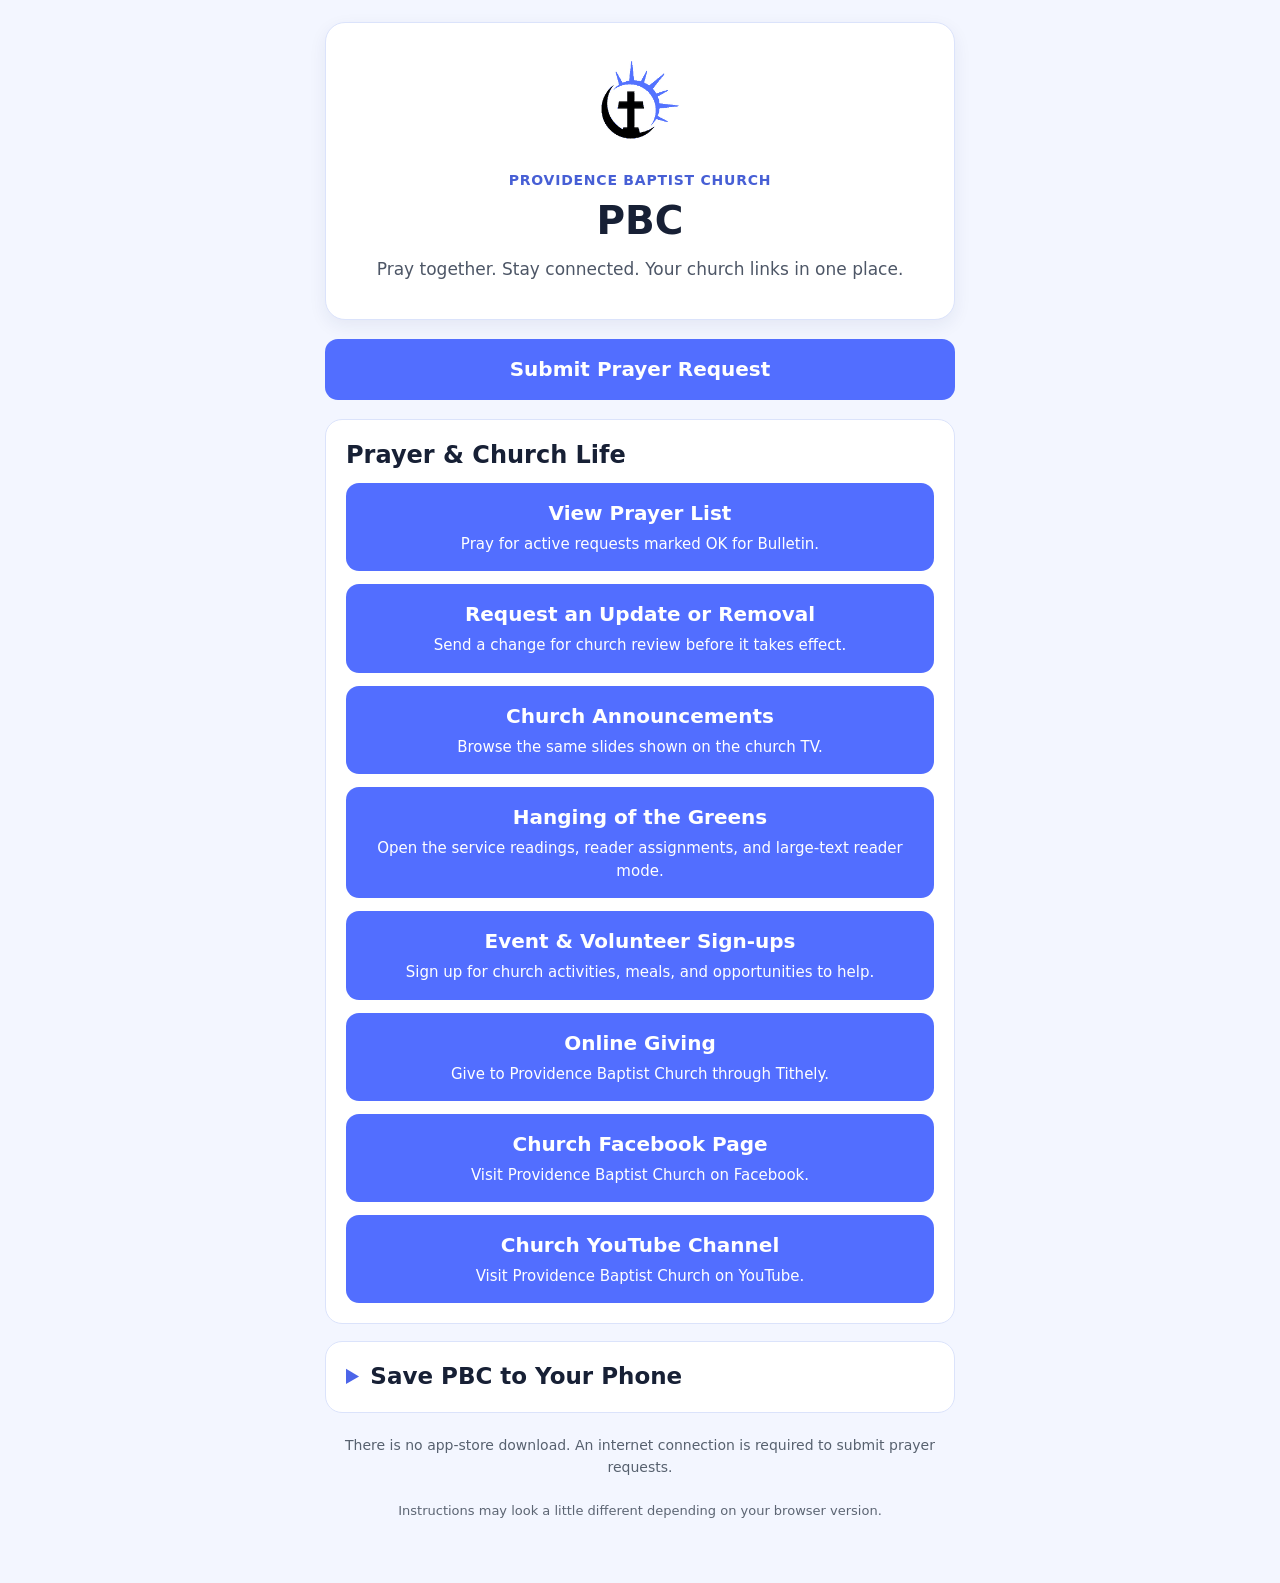
<file: prayer-app/index.html>
<!doctype html>
<html lang="en">
<head>
  <meta charset="utf-8">
  <meta name="viewport" content="width=device-width,initial-scale=1">
  <meta name="theme-color" content="#526eff">
  <meta name="apple-mobile-web-app-capable" content="yes">
  <meta name="apple-mobile-web-app-title" content="PBC">
  <meta name="description" content="Prayer requests, bulletin-permitted prayers, and announcements for Providence Baptist Church.">
  <link rel="apple-touch-icon" href="icon-192.png">
  <link rel="icon" type="image/png" href="icon-192.png">
  <link rel="manifest" href="manifest.webmanifest">
  <title>PBC | Providence Baptist Church</title>
  <style>
    :root{color-scheme:light}
    *{box-sizing:border-box}
    body{font:17px/1.55 system-ui,-apple-system,"Segoe UI",sans-serif;background:#f3f6ff;color:#172035;margin:0}
    main{max-width:660px;margin:22px auto;padding:0 15px 40px}
    header{text-align:center;background:#fff;border:1px solid #dbe3fb;border-radius:20px;padding:24px 18px;box-shadow:0 6px 18px #202c6012}
    img.logo{width:106px;height:106px;object-fit:contain;border-radius:23px}
    .brand{color:#475fd5;font-size:14px;font-weight:750;letter-spacing:.055em;margin:10px 0 0}
    h1{font-size:clamp(30px,8vw,39px);line-height:1.15;margin:7px 0 12px}
    h2{font-size:24px;line-height:1.25;margin:0 0 11px}
    h3{font-size:20px;line-height:1.35;margin:0}
    p{margin:8px 0 13px}
    a{color:#2b46c4}
    a:focus-visible,button:focus-visible,summary:focus-visible{outline:3px solid #233bb5;outline-offset:3px}
    .muted{color:#4d5666}
    .small{font-size:14px;color:#57616f}
    .action,.hub-link{display:block;text-align:center;text-decoration:none;color:#fff;background:#526eff;font-size:20px;font-weight:750;border-radius:13px;padding:15px 12px;margin:19px 0}
    .action:hover,.hub-link:hover{background:#4055dc}
    .card{background:#fff;border:1px solid #dbe3fb;border-radius:17px;padding:20px;margin-top:17px}
    .switch{display:flex;gap:9px;margin:16px 0 19px}
    .switch button{flex:1;border-radius:11px;border:2px solid #526eff;padding:12px 8px;background:#fff;color:#2940bb;font:inherit;font-weight:750;min-height:51px}
    .switch button[aria-pressed="true"]{background:#526eff;color:#fff}
    [hidden]{display:none!important}
    .browser{border:1px solid #dce3f4;border-radius:13px;background:#fff;margin:11px 0;overflow:hidden}
    .browser[open]{border-color:#aabafa;background:#fafbff}
    .browser summary{font-size:19px;font-weight:730;padding:15px 16px;cursor:pointer;list-style-position:inside}
    .browser summary::marker{color:#4c65e9}
    .browser .inner{padding:0 17px 16px}
    ol{padding-left:27px;margin:8px 0 10px}
    li{padding:5px 0}
    .hint{background:#eef2ff;border-left:4px solid #526eff;border-radius:10px;padding:13px 14px;margin:16px 0 7px}
    .tip{background:#f6f8ff;border-radius:10px;padding:12px 14px}
    .hub-link{margin:13px 0;overflow-wrap:anywhere}.hub-link:last-child{margin-bottom:0}.hub-link span{display:block;font-size:15px;font-weight:400;color:#fff;margin-top:4px}
    #instructions>summary{font-size:23px;font-weight:750;line-height:1.3;cursor:pointer;list-style-position:inside}
    #instructions>summary::marker{color:#4c65e9}
    .install-instructions{padding-top:16px}
    .announcements{background:#fffdf6;border-color:#e5d9b5;border-top:4px solid #b18b32}
    .announcements .eyebrow{color:#6e5621;font-size:13px;font-weight:750;letter-spacing:.06em;text-transform:uppercase;margin:0 0 7px}
    .announcements h2{color:#172035;margin-bottom:0}
    .announcements article{border-top:1px solid #e9e0c9;padding-top:16px;margin-top:16px}
    .announcements h3{font-size:19px;margin:0 0 6px}
    .announcements article p{white-space:pre-wrap;overflow-wrap:anywhere;margin:0;color:#3f4858}
    .footer{text-align:center;margin:22px auto 0}
    .source{font-size:13px;color:#5c6573}
    @media(max-width:420px){.card{padding:17px 14px}.browser summary{padding:13px 11px}header{padding:20px 15px}}
  </style>
</head>
<body>
<main>
  <header>
    <img class="logo" src="icon-192.png" alt="Providence Baptist Church cross and sunrise logo">
    <div class="brand">PROVIDENCE BAPTIST CHURCH</div>
    <h1>PBC</h1>
    <p class="muted" id="description">Pray together. Stay connected. Your church links in one place.</p>
  </header>

  <section class="card announcements" id="app-announcements" aria-labelledby="announcements-heading" hidden>
    <p class="eyebrow">Church notices</p>
    <h2 id="announcements-heading">This Week at Providence</h2>
    <div id="app-announcement-list"></div>
  </section>

  <a class="action" id="open" target="_blank" rel="noopener noreferrer external" href="https://pbcgodsglory.github.io/church-display/prayer-form/">Submit Prayer Request</a>

  <nav class="card" aria-label="Church links">
    <h2>Prayer &amp; Church Life</h2>
    <a class="hub-link" target="_blank" rel="noopener noreferrer" href="./prayers/">View Prayer List<span>Pray for active requests marked OK for Bulletin.</span></a>
    <a class="hub-link" target="_blank" rel="noopener noreferrer" href="./prayers/#changes">Request an Update or Removal<span>Send a change for church review before it takes effect.</span></a>
    <a class="hub-link" target="_blank" rel="noopener noreferrer" href="https://docs.google.com/presentation/d/e/2PACX-1vQDMOCd19wMk0mzklb9YwSEBaHw7HYF9wQUN68cnBF-No0XfExwFWu7cy1wzdyK9NCirwODq15k0P_T/pub?start=false&amp;loop=false&amp;delayms=10000">Church Announcements<span>Browse the same slides shown on the church TV.</span></a>
    <a class="hub-link" href="./hanging-of-the-greens/">Hanging of the Greens<span>Open the service readings, reader assignments, and large-text reader mode.</span></a>
    <a class="hub-link" href="./signups/">Event &amp; Volunteer Sign-ups<span>Sign up for church activities, meals, and opportunities to help.</span></a>
    <a class="hub-link" target="_blank" rel="noopener noreferrer" href="https://give.tithe.ly/?formId=7d48fc66-fb18-4748-8da8-1997ae2c2565&amp;usedQrCode=true">Online Giving<span>Give to Providence Baptist Church through Tithely.</span></a>
    <a class="hub-link" target="_blank" rel="noopener noreferrer" href="https://www.facebook.com/gardnerp5362">Church Facebook Page<span>Visit Providence Baptist Church on Facebook.</span></a>
    <a class="hub-link" target="_blank" rel="noopener noreferrer" href="https://www.youtube.com/@ProvidenceBaptistPBC">Church YouTube Channel<span>Visit Providence Baptist Church on YouTube.</span></a>
  </nav>

  <details class="card" id="instructions">
    <summary id="heading-instructions">Save PBC to Your Phone</summary>
    <div class="install-instructions">
    <p class="muted">Select your phone, then find the browser you're using. These instructions save the <strong>PBC</strong> logo to your home screen.</p>
    <div class="switch" role="group" aria-label="Choose your phone">
      <button type="button" id="choose-ios" data-phone="ios" aria-pressed="true" aria-controls="ios">iPhone / iPad</button>
      <button type="button" id="choose-android" data-phone="android" aria-pressed="false" aria-controls="android">Android</button>
    </div>

    <div id="android" hidden>
      <p><strong>Which browser are you using?</strong> Tap a browser name to see its steps.</p>

      <details class="browser" open>
        <summary>Samsung Internet</summary>
        <div class="inner">
          <ol>
            <li>Open this PBC page in <strong>Samsung Internet</strong> (the purple planet icon).</li>
            <li>Tap the <strong>menu ☰</strong>, usually at the bottom right.</li>
            <li>Choose <strong>Add page to</strong>.</li>
            <li>Tap <strong>Home screen</strong>.</li>
            <li>Tap <strong>Add</strong>, then confirm if asked.</li>
          </ol>
          <p class="small">If your version shows a <strong>+</strong> button in the address bar, you can tap it and choose Home screen instead.</p>
        </div>
      </details>

      <details class="browser">
        <summary>Google Chrome</summary>
        <div class="inner">
          <ol>
            <li>Open this PBC page in <strong>Chrome</strong>.</li>
            <li>Tap the <strong>three dots ⋮</strong> near the address bar.</li>
            <li>Tap <strong>Add to Home screen</strong>, <strong>Install app</strong>, or <strong>Install</strong> (the label varies).</li>
            <li>Confirm with <strong>Add</strong> or <strong>Install</strong>.</li>
          </ol>
          <p class="small">The prayer request form now opens on Providence’s website, avoiding the previous Google account sign-in issue.</p>
        </div>
      </details>

      <details class="browser">
        <summary>Mozilla Firefox</summary>
        <div class="inner">
          <ol>
            <li>Open this PBC page in <strong>Firefox</strong>.</li>
            <li>Tap the <strong>three dots ⋮</strong> by the address bar.</li>
            <li>Choose <strong>Add to Home Screen</strong> or <strong>Install</strong>.</li>
            <li>If asked, name the shortcut <strong>PBC</strong> and tap <strong>Add</strong>. Confirm again if prompted.</li>
          </ol>
          <p class="small">Make sure you select <em>Add to Home Screen</em> (your phone), not <em>Add to shortcuts</em> (the Firefox start page).</p>
        </div>
      </details>

      <details class="browser">
        <summary>Brave Browser</summary>
        <div class="inner">
          <ol>
            <li>Open this PBC page in <strong>Brave</strong>.</li>
            <li>Tap the <strong>three dots ⋮</strong> to open the menu.</li>
            <li>Choose <strong>Add to Home screen</strong> or <strong>Install app</strong>.</li>
            <li>Tap <strong>Add</strong> or <strong>Install</strong> to confirm.</li>
          </ol>
          <p class="small">Depending on Brave's version, you may be offered either a website shortcut or an installed web app. Both provide home-screen access. If Brave says <strong>“This app cannot be installed”</strong>, close the message, reload this page, and try <strong>Add to Home screen</strong> again. If it still fails, open this page in <strong>Samsung Internet</strong> and use its Home screen option instead.</p>
        </div>
      </details>

      <details class="browser">
        <summary>Microsoft Edge</summary>
        <div class="inner">
          <ol>
            <li>Open this PBC page in <strong>Edge</strong>.</li>
            <li>Tap the <strong>three dots …</strong> menu, often at the bottom.</li>
            <li>Look for <strong>Add to phone</strong>. You may need to swipe across the menu options.</li>
            <li>Tap <strong>Add to phone</strong> or <strong>Install</strong>, then confirm.</li>
          </ol>
          <p class="small">Some Edge versions call this <em>Add to Home screen</em>.</p>
        </div>
      </details>

      <details class="browser">
        <summary>Opera / Other Android Browsers</summary>
        <div class="inner">
          <ol>
            <li>Open this PBC page in your preferred browser.</li>
            <li>Open the browser <strong>menu</strong> or its <strong>+</strong> button near the address bar.</li>
            <li>Look for <strong>Add to Home screen</strong>, <strong>Add to…</strong>, or <strong>Install</strong>.</li>
            <li>Choose <strong>Home screen</strong>, then confirm with <strong>Add</strong> or <strong>Install</strong>.</li>
          </ol>
          <p class="small">Menu names vary by browser. If you cannot find a home-screen option, copy this page's link and open it in Samsung Internet, Chrome, or Firefox.</p>
        </div>
      </details>
    </div>

    <div id="ios">
      <details class="browser" open>
        <summary>Safari (recommended)</summary>
        <div class="inner">
          <ol>
            <li>Open this PBC page in <strong>Safari</strong>.</li>
            <li>Tap <strong>Share</strong> (the square with the upward arrow). On some versions, first tap the page menu.</li>
            <li>Scroll and tap <strong>Add to Home Screen</strong>.</li>
            <li>If shown, leave <strong>Open as Web App</strong> enabled.</li>
            <li>Keep the name <strong>PBC</strong> and tap <strong>Add</strong>.</li>
          </ol>
          <p class="small">If Add to Home Screen is missing, scroll to the bottom of the Share sheet, tap <strong>Edit Actions</strong>, and add it.</p>
        </div>
      </details>

      <details class="browser">
        <summary>Chrome, Firefox, Brave, Edge, or another iPhone browser</summary>
        <div class="inner">
          <ol>
            <li>On this page, open your browser's <strong>Share</strong> menu and choose <strong>Copy Link</strong>, or copy the address from the address bar.</li>
            <li>Open <strong>Safari</strong> on your iPhone or iPad.</li>
            <li>Paste the copied link into Safari's address bar and open it.</li>
            <li>Tap Safari's <strong>Share</strong> button, then <strong>Add to Home Screen</strong>.</li>
            <li>Name it <strong>PBC</strong> and tap <strong>Add</strong>.</li>
          </ol>
          <p class="small">Safari offers the most consistent home-screen setup across iPhone and iPad versions.</p>
        </div>
      </details>
    </div>

    <p class="hint">After adding it, look for the <strong>PBC</strong> icon with the Providence church logo. Tap it, then press <strong>Submit Prayer Request</strong> to submit a prayer request, or choose another church link.</p>
    <p class="tip"><strong>Having trouble?</strong> Open the prayer form using another browser. If the form does not open, check your internet connection, refresh the page, or contact the church for help.</p>
    </div>
  </details>

  <p class="footer small">There is no app-store download. An internet connection is required to submit prayer requests.</p>
  <p class="footer source">Instructions may look a little different depending on your browser version.</p>
</main>
<script src="./announcements.js" defer></script>
<script>
(function(){
  var ios=document.getElementById('ios'),android=document.getElementById('android');
  var buttons=document.querySelectorAll('[data-phone]');
  function choose(v){
    ios.hidden=(v!=='ios');
    android.hidden=(v!=='android');
    buttons.forEach(function(b){b.setAttribute('aria-pressed',String(b.getAttribute('data-phone')===v))});
  }
  buttons.forEach(function(b){b.addEventListener('click',function(){choose(b.getAttribute('data-phone'))})});
  if(/Android/i.test(navigator.userAgent))choose('android');
  var installed=(window.matchMedia&&window.matchMedia('(display-mode:standalone)').matches)||navigator.standalone===true;
  if(installed){
    document.getElementById('instructions').hidden=true;
    document.getElementById('description').textContent='Prayer requests, church updates, and announcements—always close at hand.';
  }
  if('serviceWorker' in navigator){
    window.addEventListener('load',function(){navigator.serviceWorker.register('./sw.js').catch(function(){})});
  }
})();
</script>
</body>
</html>
</file>
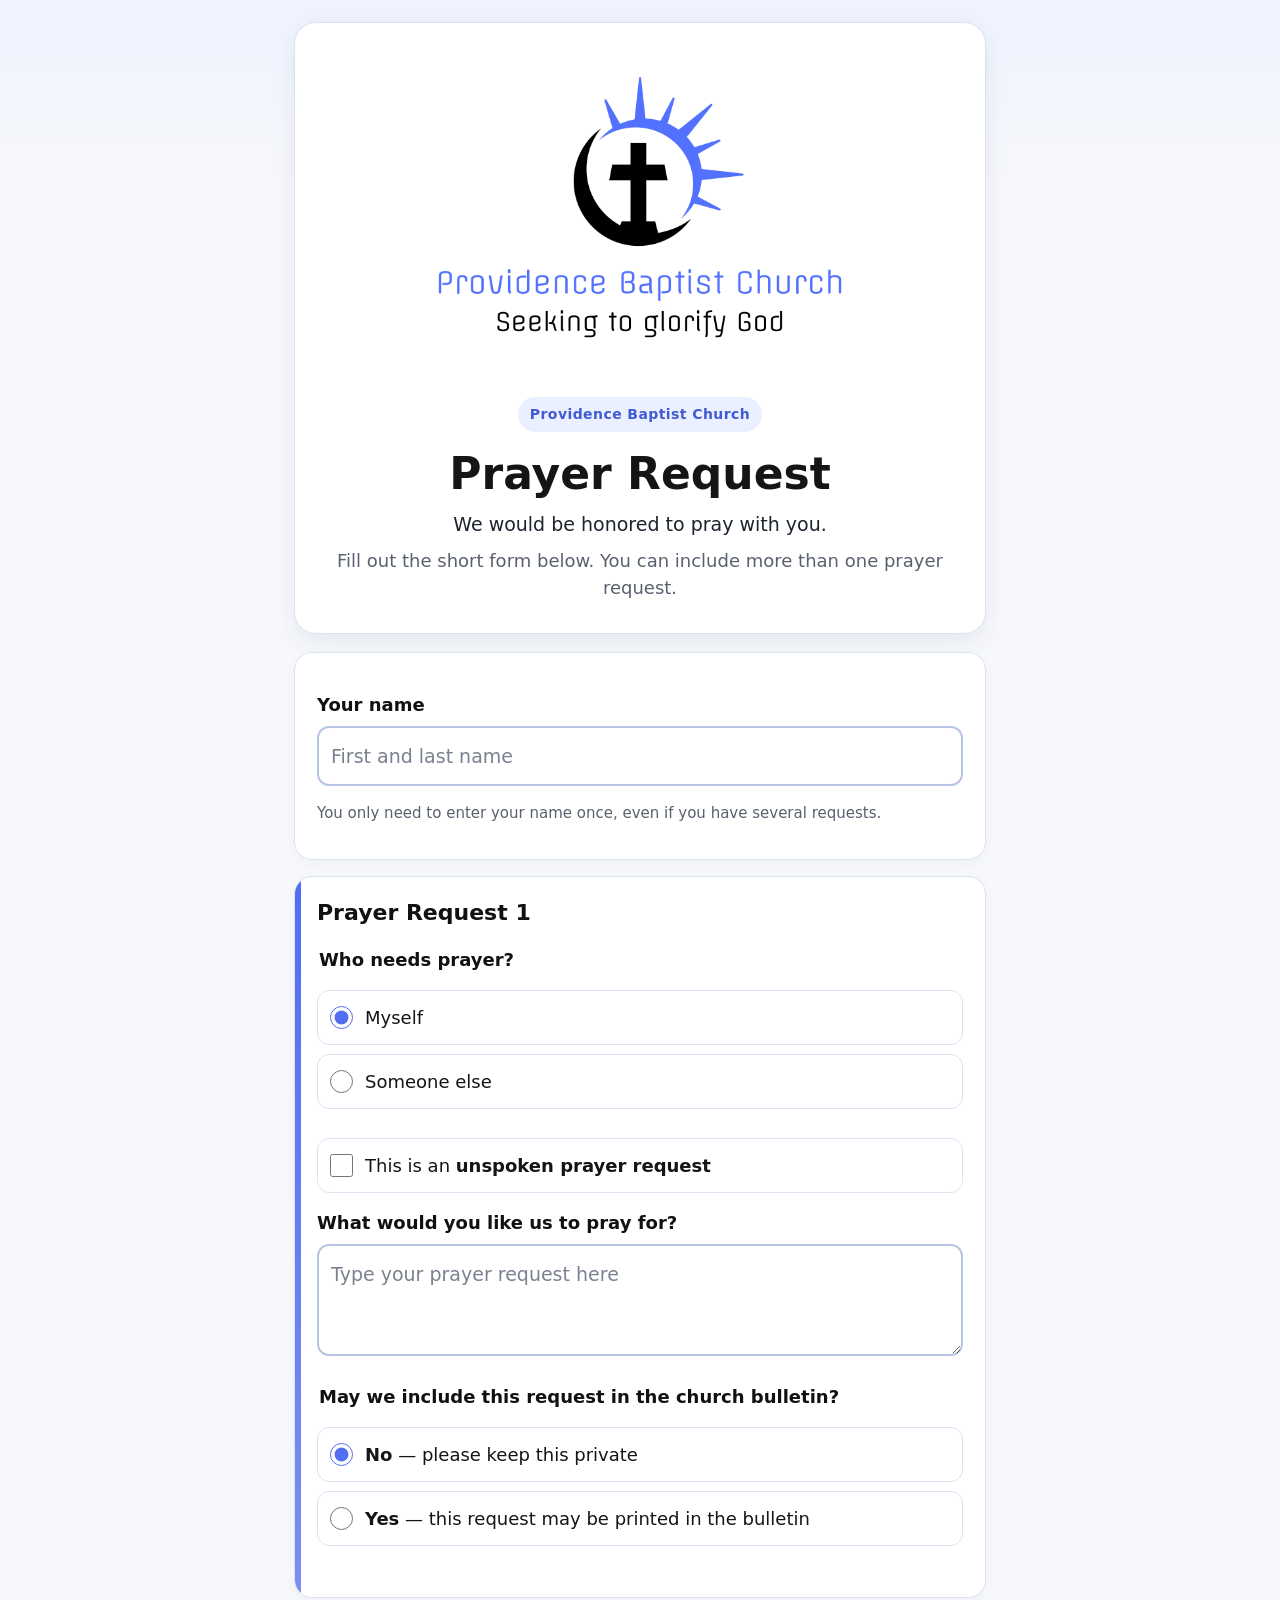
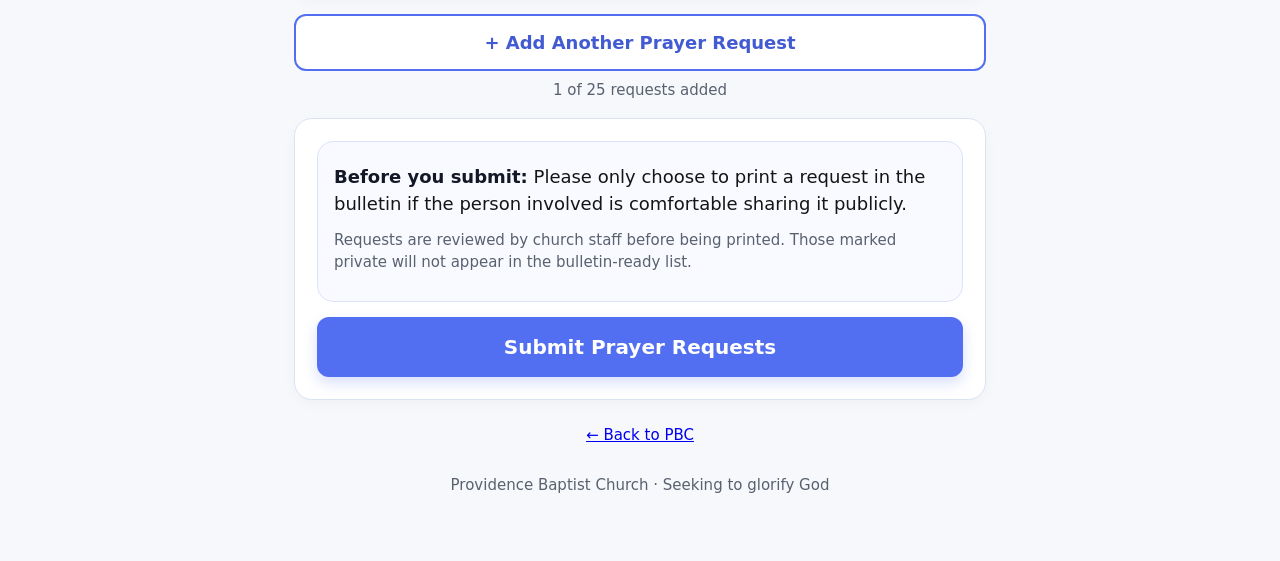
<file: prayer-form-test/index.html>
<!doctype html>
<html lang="en">
<head>
<meta charset="utf-8">
<meta name="viewport" content="width=device-width,initial-scale=1">
<meta name="robots" content="noindex,nofollow">
<meta http-equiv="refresh" content="0;url=../prayer-form/">
<link rel="canonical" href="https://pbcgodsglory.github.io/church-display/prayer-form/">
<title>Providence Baptist Church — Prayer Requests</title>
</head>
<body>
<p>Redirecting to the <a href="../prayer-form/">Providence Baptist Church Prayer Request Form</a>…</p>
<script>location.replace('../prayer-form/');</script>
</body>
</html>
</file>
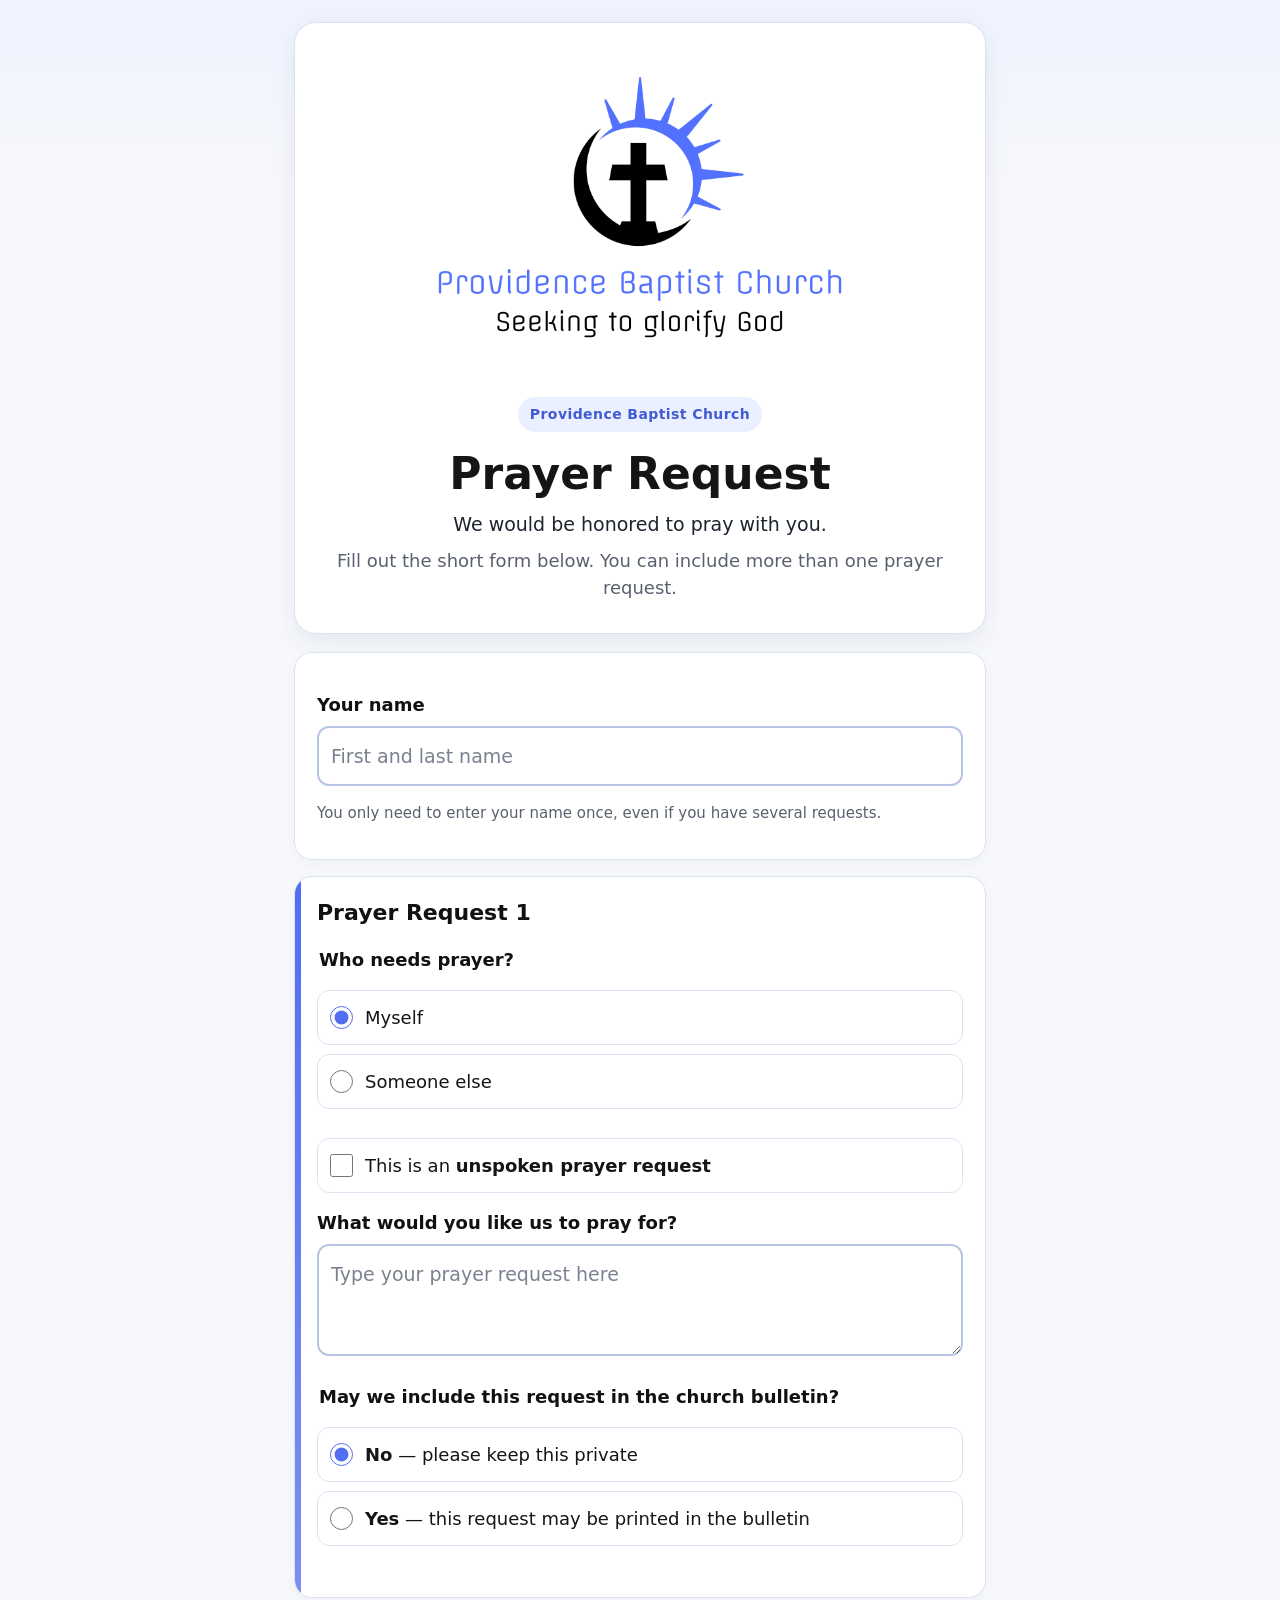
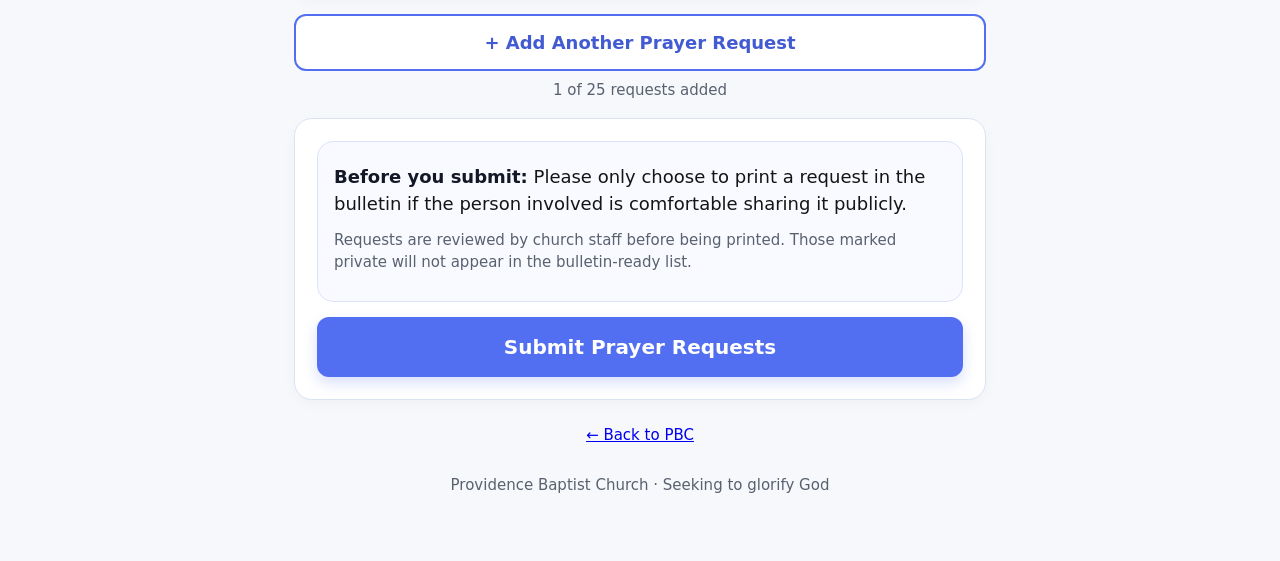
<file: prayer-form/index.html>
<!DOCTYPE html>
<html lang="en">
<head>
  <meta charset="utf-8">
  <title>Prayer Request | Providence Baptist Church</title>
  <meta name="viewport" content="width=device-width, initial-scale=1">
  <style>
    :root{
      --brand-blue:#526ef1;
      --brand-blue-dark:#425bd2;
      --brand-blue-soft:#eaf0ff;
      --ink:#151515;
      --muted:#59616f;
      --bg:#f6f8fc;
      --card:#ffffff;
      --line:#dbe2f2;
      --focus:#526ef1;
      --success-bg:#eef8f0;
      --success-line:#8dc59a;
      --error-bg:#fff4f4;
      --error-line:#d37b7b;
    }
    *{box-sizing:border-box}
    body{margin:0;background:linear-gradient(180deg,#eef3ff 0%,#f7f8fb 180px,#f6f8fc 100%);color:var(--ink);font:18px/1.5 system-ui,-apple-system,BlinkMacSystemFont,'Segoe UI',sans-serif}
    .container{max-width:720px;margin:auto;padding:22px 14px 56px}
    .hero{background:var(--card);border:1px solid var(--line);border-radius:22px;padding:22px 18px 20px;margin-bottom:18px;box-shadow:0 8px 24px rgba(34,52,110,.08);text-align:center}
    .brand-mark{display:block;width:min(100%,420px);margin:0 auto 10px auto;height:auto}
    .hero-badge{display:inline-block;margin:6px auto 10px;padding:7px 12px;border-radius:999px;background:var(--brand-blue-soft);color:var(--brand-blue-dark);font-size:14px;font-weight:800;letter-spacing:.03em}
    h1{font-size:clamp(31px,5vw,44px);line-height:1.1;margin:8px 0 12px;color:var(--ink)}
    .intro{font-size:19px;color:#1d2430;margin:0 0 8px}
    p{margin:5px 0 12px}
    .subintro{color:var(--muted)}
    .panel{background:var(--card);border:1px solid var(--line);border-radius:18px;padding:22px;margin:16px 0;box-shadow:0 4px 14px rgba(0,0,0,.03)}
    .request-card{position:relative;overflow:hidden}
    .request-card::before{content:'';position:absolute;left:0;top:0;bottom:0;width:6px;background:linear-gradient(180deg,var(--brand-blue),#7b8ff0)}
    h2{font-size:22px;line-height:1.25;margin:0 0 18px;color:#101113}
    .field{margin:16px 0}
    label.field-label,legend{display:block;font-size:18px;font-weight:800;margin:0 0 8px;color:#111}
    input[type=text],textarea{width:100%;font:inherit;font-size:19px;padding:14px 12px;border:2px solid #b8c5e4;border-radius:12px;background:#fff;color:#18202b}
    input[type=text]::placeholder,textarea::placeholder{color:#7b8190}
    textarea{min-height:112px;resize:vertical}
    input:focus-visible,textarea:focus-visible,button:focus-visible{outline:3px solid var(--focus);outline-offset:3px}
    fieldset{border:0;padding:0;margin:20px 0}
    .choice{display:flex;gap:12px;align-items:flex-start;border:1px solid var(--line);border-radius:12px;padding:13px 12px;margin:9px 0;cursor:pointer;background:#fff;transition:border-color .15s ease, box-shadow .15s ease, background-color .15s ease}
    .choice:hover{border-color:#b6c5f4;background:#fafcff}
    .choice input{width:23px;height:23px;min-width:23px;margin:2px 0 0;accent-color:var(--brand-blue)}
    .choice span{flex:1}
    .hint{font-size:15px;color:var(--muted);margin-top:6px}
    .req-head{display:flex;gap:12px;align-items:center;justify-content:space-between}
    .req-head h2{margin:0}
    button{font:inherit;font-weight:800;border-radius:12px;border:2px solid var(--brand-blue);padding:13px 15px;min-height:54px;cursor:pointer;transition:transform .02s ease, box-shadow .15s ease, background-color .15s ease}
    button:active{transform:translateY(1px)}
    button.primary{background:var(--brand-blue);color:#fff;width:100%;margin-top:15px;font-size:20px;box-shadow:0 6px 14px rgba(82,110,241,.22)}
    button.primary:hover{background:var(--brand-blue-dark)}
    button.secondary{color:var(--brand-blue-dark);background:#fff;width:100%}
    button.secondary:hover{background:#f6f9ff}
    button.remove{font-size:15px;min-height:40px;padding:7px 10px;color:#6f2830;border-color:#c49096;background:white;width:auto}
    button.remove:hover{background:#fff7f8}
    button[disabled]{opacity:.56;cursor:not-allowed}
    .feedback{padding:17px;border-radius:14px;margin-top:17px;border:2px solid var(--error-line);background:var(--error-bg);color:#7a1e1e;font-weight:600}
    .success{border-color:var(--success-line);background:var(--success-bg);color:#183d24}
    .hidden{display:none!important}
    .footer{text-align:center;color:var(--muted);font-size:15px;padding:8px}
    .count{font-size:15px;color:var(--muted);margin-top:8px;text-align:center}
    .trap{position:absolute;left:-9999px;top:auto;height:1px;width:1px;overflow:hidden}
    .callout{background:#f8faff;border:1px solid #dbe4fb;border-radius:16px;padding:16px 16px 15px}
    .callout strong{color:#131726}
    @media(max-width:430px){
      .hero{padding:18px 14px 16px}
      .panel{padding:17px}
      .req-head{align-items:flex-start}
      h2{font-size:20px}
      .brand-mark{width:min(100%,330px)}
    }
  </style>
</head>
<body>
<main class="container">
  <header class="hero">
    <img class="brand-mark" src="[data-uri]" alt="Providence Baptist Church logo">
    <div class="hero-badge">Providence Baptist Church</div>
    <h1>Prayer Request</h1>
    <p class="intro">We would be honored to pray with you.</p>
    <p class="subintro">Fill out the short form below. You can include more than one prayer request.</p>
  </header>

  <div id="success" class="panel success hidden" role="status" aria-live="polite">
    <h2>Thank you for sharing.</h2>
    <p id="successMessage">Your prayer request has been received.</p>
    <button type="button" class="secondary" id="againButton">Submit another request</button>
  </div>

  <form id="prayerForm" novalidate>
    <section class="panel">
      <div class="field">
        <label class="field-label" for="submittedBy">Your name</label>
        <input id="submittedBy" name="submittedBy" type="text" autocomplete="name" maxlength="100" placeholder="First and last name" required>
      </div>
      <p class="hint">You only need to enter your name once, even if you have several requests.</p>
    </section>

    <div id="requests"></div>
    <button type="button" class="secondary" id="addButton">+ Add Another Prayer Request</button>
    <div id="requestCount" class="count" aria-live="polite"></div>

    <div class="panel">
      <div class="callout">
        <p><strong>Before you submit:</strong> Please only choose to print a request in the bulletin if the person involved is comfortable sharing it publicly.</p>
        <p class="hint">Requests are reviewed by church staff before being printed. Those marked private will not appear in the bulletin-ready list.</p>
      </div>
      <div class="trap" aria-hidden="true">
        <label for="website">Leave this empty</label><input type="text" id="website" tabindex="-1" autocomplete="off">
      </div>
      <button type="submit" class="primary" id="submitButton">Submit Prayer Requests</button>
      <div id="feedback" class="feedback hidden" role="alert" aria-live="assertive"></div>
    </div>
  </form>
  <p class="footer"><a href="../prayer-app/">← Back to PBC</a></p>
  <div class="footer">Providence Baptist Church · Seeking to glorify God</div>
</main>

<template id="prayerTemplate">
  <section class="panel request-card">
    <div class="req-head"><h2 class="request-title">Prayer Request</h2><button type="button" class="remove hidden">Remove</button></div>
    <fieldset>
      <legend>Who needs prayer?</legend>
      <label class="choice"><input type="radio" value="self" class="for-whom" checked><span>Myself</span></label>
      <label class="choice"><input type="radio" value="other" class="for-whom"><span>Someone else</span></label>
    </fieldset>
    <div class="field other-name hidden">
      <label class="field-label">Name of person needing prayer</label>
      <input type="text" class="prayer-for" maxlength="120" placeholder="Enter their name">
    </div>
    <label class="choice"><input type="checkbox" class="unspoken"><span>This is an <strong>unspoken prayer request</strong></span></label>
    <div class="field details-wrap">
      <label class="field-label">What would you like us to pray for?</label>
      <textarea class="details" maxlength="2000" placeholder="Type your prayer request here"></textarea>
    </div>
    <fieldset>
      <legend>May we include this request in the church bulletin?</legend>
      <label class="choice"><input type="radio" class="bulletin" value="no" checked><span><strong>No</strong> — please keep this private</span></label>
      <label class="choice"><input type="radio" class="bulletin" value="yes"><span><strong>Yes</strong> — this request may be printed in the bulletin</span></label>
    </fieldset>
  </section>
</template>
<script>
(function(){
  'use strict';
  const form=document.getElementById('prayerForm');
  const requests=document.getElementById('requests');
  const template=document.getElementById('prayerTemplate');
  const feedback=document.getElementById('feedback');
  const submitButton=document.getElementById('submitButton');
  const addButton=document.getElementById('addButton');
  let nextId=0;
  const LIMIT=25;

  function refresh(){
    const cards=[...requests.querySelectorAll('.request-card')];
    cards.forEach((card,index)=>{
      card.querySelector('.request-title').textContent='Prayer Request '+(index+1);
      const remove=card.querySelector('.remove');
      remove.classList.toggle('hidden',cards.length===1);
      remove.setAttribute('aria-label','Remove prayer request '+(index+1));
    });
    document.getElementById('requestCount').textContent=cards.length+' of '+LIMIT+' requests added';
    addButton.disabled=cards.length>=LIMIT;
  }
  function addRequest(){
    if(requests.children.length>=LIMIT)return;
    const id=++nextId;
    const card=template.content.firstElementChild.cloneNode(true);
    card.querySelectorAll('input.for-whom').forEach(r=>{r.name='forWhom'+id;});
    card.querySelectorAll('input.bulletin').forEach(r=>{r.name='bulletin'+id;});
    const other=card.querySelector('.other-name');
    const otherInput=card.querySelector('.prayer-for');
    const unspoken=card.querySelector('.unspoken');
    const detailsWrap=card.querySelector('.details-wrap');
    const details=card.querySelector('.details');
    card.querySelectorAll('.for-whom').forEach(r=>r.addEventListener('change',()=>{
      const isOther=card.querySelector('input.for-whom:checked').value==='other';
      other.classList.toggle('hidden',!isOther);
      otherInput.required=isOther;
    }));
    unspoken.addEventListener('change',()=>{
      detailsWrap.classList.toggle('hidden',unspoken.checked);
      details.required=!unspoken.checked;
    });
    card.querySelector('.remove').addEventListener('click',()=>{card.remove();refresh();});
    requests.appendChild(card);
    refresh();
  }
  function showError(message){
    feedback.textContent=message;
    feedback.classList.remove('hidden');
    feedback.scrollIntoView({behavior:'smooth',block:'center'});
  }
  document.getElementById('addButton').addEventListener('click',addRequest);
  document.getElementById('againButton').addEventListener('click',()=>{
    document.getElementById('success').classList.add('hidden');
    form.reset();requests.innerHTML='';addRequest();form.classList.remove('hidden');
    window.scrollTo(0,0);
  });
  form.addEventListener('submit',event=>{
    event.preventDefault();
    feedback.classList.add('hidden');
    const name=document.getElementById('submittedBy').value.trim();
    if(!name){showError('Please enter your name.');document.getElementById('submittedBy').focus();return;}
    const entries=[];
    const cards=[...requests.querySelectorAll('.request-card')];
    for(let i=0;i<cards.length;i++){
      const card=cards[i];
      const forWhom=card.querySelector('input.for-whom:checked').value;
      const prayerFor=card.querySelector('.prayer-for').value.trim();
      const unspoken=card.querySelector('.unspoken').checked;
      const details=card.querySelector('.details').value.trim();
      if(forWhom==='other'&&!prayerFor){showError('Please enter the name of the person for prayer request '+(i+1)+'.');card.querySelector('.prayer-for').focus();return;}
      if(!unspoken&&!details){showError('Please enter the prayer request or select Unspoken for request '+(i+1)+'.');card.querySelector('.details').focus();return;}
      entries.push({forWhom:forWhom,prayerFor:prayerFor,unspoken:unspoken,details:details,bulletinConsent:card.querySelector('input.bulletin:checked').value==='yes'});
    }
    submitButton.disabled=true;
    submitButton.textContent='Sending…';
    const payload={submittedBy:name,requests:entries,website:document.getElementById('website').value};
    const endpoint='https://script.google.com/macros/s/AKfycbzfHH1FZClKHemKs3p_dbiFEIMJBu58_DgFVf5LSjF9vGsVLwvEfPbBqJ2ZCGonKTW0/exec';
    fetch(endpoint,{method:'POST',mode:'no-cors',body:new URLSearchParams({payload:JSON.stringify(payload)})})
      .then(function(){
        document.getElementById('successMessage').textContent='Your prayer request has been sent for processing. We cannot automatically confirm that it was received. If you need to verify delivery, please contact the church office. Please avoid sending it again unless asked.';
        form.classList.add('hidden');
        document.getElementById('success').classList.remove('hidden');
        window.scrollTo(0,0);
      })
      .catch(function(error){
        showError('The browser could not send your request. Please try again or use the existing prayer request form. '+(error&&error.message||''));
      })
      .finally(function(){
        submitButton.disabled=false;
        submitButton.textContent='Submit Prayer Requests';
      });
  });
  addRequest();
})();
</script>
</body>
</html>
</file>
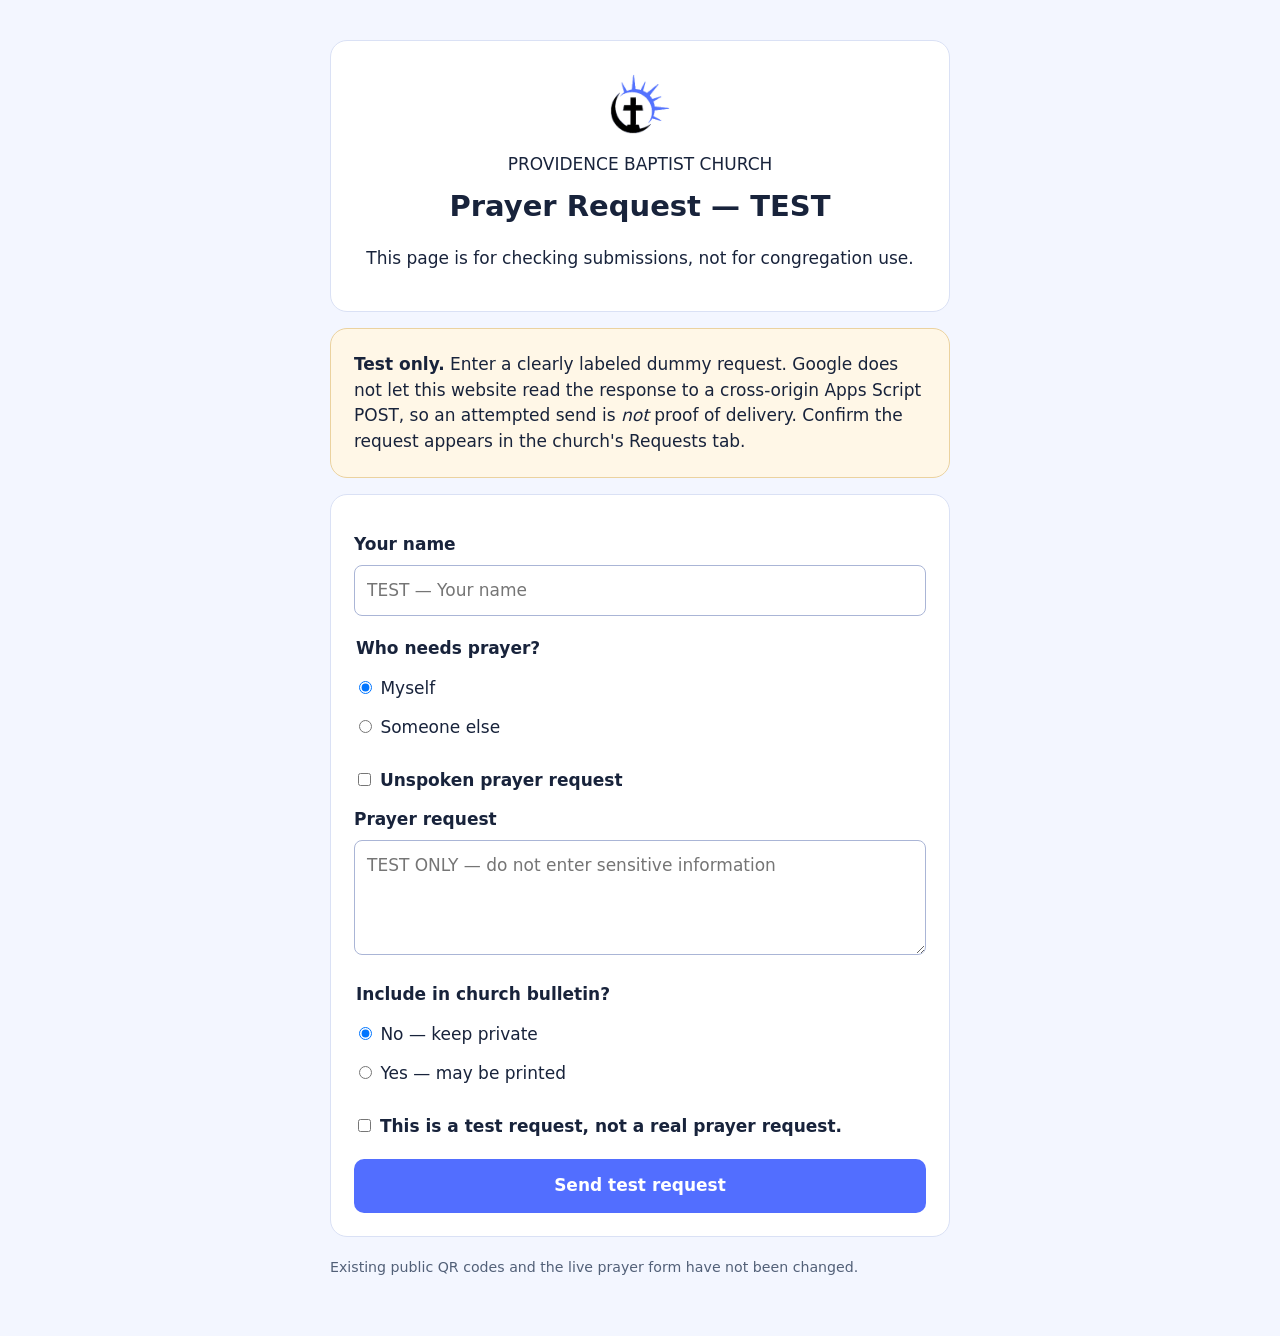
<file: prayer-post-test/index.html>
<!doctype html>
<html lang="en">
<head>
<meta charset="utf-8"><meta name="viewport" content="width=device-width,initial-scale=1">
<title>PBC Prayer — Submission Test</title>
<meta name="robots" content="noindex,nofollow">
<style>
*{box-sizing:border-box}body{margin:0;background:#f3f6ff;color:#18233b;font:17px/1.5 system-ui,-apple-system,Segoe UI,sans-serif}main{max-width:650px;margin:25px auto;padding:15px}header,form,.notice{background:white;border:1px solid #dae1f5;border-radius:17px;padding:23px;margin-bottom:16px}header{text-align:center}header img{width:80px;height:80px;border-radius:16px}h1{margin:8px 0;font-size:29px}h2{font-size:20px}label{display:block;margin:14px 0 7px;font-weight:650}input[type=text],textarea{width:100%;padding:12px;border:1px solid #aab5d6;border-radius:8px;font:inherit}textarea{min-height:115px}fieldset{border:0;padding:0;margin:20px 0}legend{font-weight:700}fieldset label{font-weight:400}button{display:block;width:100%;background:#526eff;color:white;border:0;border-radius:10px;padding:14px;font:inherit;font-weight:700;margin-top:20px}button:disabled{opacity:.5}.notice{background:#fff7e7;border-color:#ebd29f}.hidden{display:none}small{color:#526078}a{color:#304cc1}
</style>
</head>
<body><main>
<header><img src="../prayer-app/icon-192.png" alt="Providence Baptist Church logo"><div>PROVIDENCE BAPTIST CHURCH</div><h1>Prayer Request — TEST</h1><p>This page is for checking submissions, not for congregation use.</p></header>
<div class="notice"><strong>Test only.</strong> Enter a clearly labeled dummy request. Google does not let this website read the response to a cross-origin Apps Script POST, so an attempted send is <em>not</em> proof of delivery. Confirm the request appears in the church's Requests tab.</div>
<form id="f">
<label for="name">Your name</label><input id="name" type="text" maxlength="100" required placeholder="TEST — Your name">
<fieldset><legend>Who needs prayer?</legend><label><input type="radio" name="who" value="self" checked> Myself</label><label><input type="radio" name="who" value="other"> Someone else</label></fieldset>
<div id="otherWrap" class="hidden"><label for="other">Name of person needing prayer</label><input id="other" type="text" maxlength="120"></div>
<label><input type="checkbox" id="unspoken"> Unspoken prayer request</label>
<div id="detailsWrap"><label for="details">Prayer request</label><textarea id="details" maxlength="2000" required placeholder="TEST ONLY — do not enter sensitive information"></textarea></div>
<fieldset><legend>Include in church bulletin?</legend><label><input type="radio" name="bulletin" value="no" checked> No — keep private</label><label><input type="radio" name="bulletin" value="yes"> Yes — may be printed</label></fieldset>
<div style="position:absolute;left:-9999px" aria-hidden="true"><label for="website">Leave blank</label><input id="website" type="text" tabindex="-1" autocomplete="off"></div>
<label><input type="checkbox" id="confirm" required> This is a test request, not a real prayer request.</label>
<button id="send" type="submit">Send test request</button>
</form>
<div id="status" class="notice hidden" role="status" aria-live="polite"></div>
<p><small>Existing public QR codes and the live prayer form have not been changed.</small></p>
</main>
<script>
const ENDPOINT='https://script.google.com/macros/s/AKfycbzfHH1FZClKHemKs3p_dbiFEIMJBu58_DgFVf5LSjF9vGsVLwvEfPbBqJ2ZCGonKTW0/exec';
const $=id=>document.getElementById(id);
document.querySelectorAll('input[name=who]').forEach(r=>r.addEventListener('change',()=>{let other=document.querySelector('input[name=who]:checked').value==='other';$('otherWrap').classList.toggle('hidden',!other);$('other').required=other;}));
$('unspoken').addEventListener('change',()=>{$('detailsWrap').classList.toggle('hidden',$('unspoken').checked);$('details').required=!$('unspoken').checked;});
$('f').addEventListener('submit',async e=>{
e.preventDefault();
if(!$('f').reportValidity())return;
const btn=$('send');btn.disabled=true;
const payload={submittedBy:$('name').value.trim(),website:$('website').value,requests:[{forWhom:document.querySelector('input[name=who]:checked').value,prayerFor:$('other').value.trim(),unspoken:$('unspoken').checked,details:$('details').value.trim(),bulletinConsent:document.querySelector('input[name=bulletin]:checked').value==='yes'}]};
const status=$('status');status.classList.remove('hidden');status.textContent='Attempting to send…';
try{
const body=new URLSearchParams({payload:JSON.stringify(payload)});
await fetch(ENDPOINT,{method:'POST',mode:'no-cors',body});
status.innerHTML='<strong>Request sent from the browser, but receipt is NOT verified.</strong> Open the church Google Sheet and check the Requests tab for this TEST request. If it is absent, the Apps Script deployment or cross-origin POST is not working. Do not send another real request until verified.';
}catch(err){status.textContent='The browser could not send the request. No success can be confirmed. '+(err&&err.message?err.message:'');}
finally{btn.disabled=false;}
});
</script></body></html>
</file>
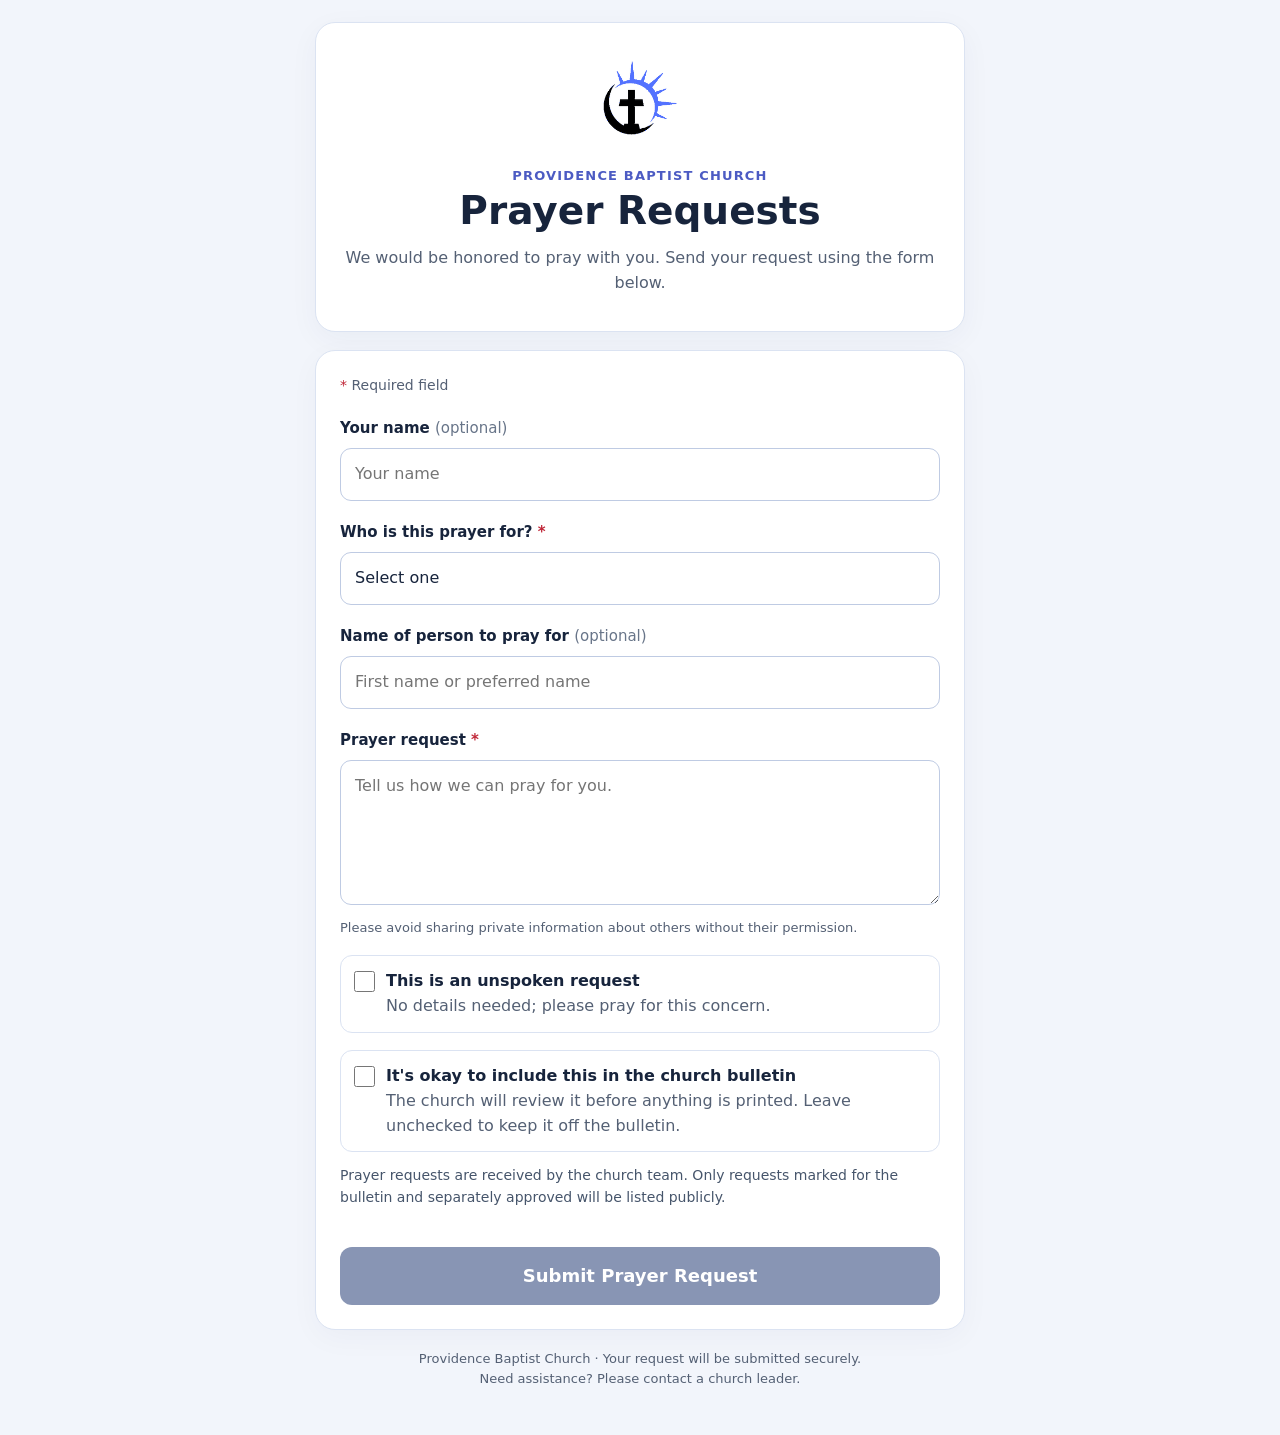
<file: prayer-request/index.html>
<!doctype html>
<html lang="en">
<head>
<meta charset="utf-8">
<meta name="viewport" content="width=device-width, initial-scale=1">
<meta name="theme-color" content="#526eff">
<meta name="description" content="Submit a prayer request to Providence Baptist Church.">
<link rel="icon" href="../prayer-app/icon-192.png" type="image/png">
<link rel="apple-touch-icon" href="../prayer-app/icon-192.png">
<title>Prayer Requests | Providence Baptist Church</title>
<style>
:root{color-scheme:light;--blue:#485ee4;--ink:#17243c;--muted:#546074;--edge:#dbe3f2;--bg:#f2f5fb}
*{box-sizing:border-box}body{margin:0;background:var(--bg);color:var(--ink);font:16px/1.55 system-ui,-apple-system,"Segoe UI",sans-serif}
main{max-width:680px;margin:0 auto;padding:22px 15px 46px}
header{text-align:center;padding:25px 16px 22px;background:#fff;border:1px solid var(--edge);border-radius:20px;box-shadow:0 8px 30px #1529580b}
.logo{width:100px;height:100px;object-fit:contain;border-radius:21px}.eyebrow{font-size:13px;letter-spacing:.09em;color:#4c5bc3;font-weight:800;margin:10px 0 3px}
h1{font-size:clamp(29px,7vw,39px);line-height:1.15;margin:3px 0 12px}p{margin:7px 0 14px}.muted{color:var(--muted)}
.panel{padding:24px;background:#fff;border:1px solid var(--edge);border-radius:20px;margin-top:18px;box-shadow:0 8px 30px #15295809}
fieldset{padding:0;margin:0;border:0;min-width:0}legend,.group-label{font-size:16px;font-weight:750;margin:0 0 9px}
label.field{display:block;font-size:15px;font-weight:740;margin:20px 0 8px}
input[type=text],select,textarea{appearance:none;width:100%;border:1.5px solid #bfcbe3;border-radius:11px;padding:13px 14px;font:inherit;color:var(--ink);background:#fff}
textarea{min-height:145px;resize:vertical}input:focus-visible,select:focus-visible,textarea:focus-visible,button:focus-visible{outline:3px solid #8399ff;outline-offset:2px}
.hint{font-size:13px;color:var(--muted);margin:5px 0}.optional{font-weight:400;color:#687589}.check{display:flex;align-items:flex-start;gap:11px;padding:13px;border:1px solid var(--edge);border-radius:12px;cursor:pointer;margin-top:17px}.check input{width:21px;height:21px;flex:none;margin:2px 0;accent-color:var(--blue)}.check strong{display:block}
.privacy{font-size:14px;color:#46556b;margin:13px 0 0}.required{color:#c02738}
button.submit{width:100%;background:var(--blue);color:#fff;border:0;border-radius:12px;padding:15px;font:inherit;font-size:18px;font-weight:750;margin-top:19px;cursor:pointer;min-height:57px}
button.submit:disabled{background:#8895b4;cursor:not-allowed}
#status{border-radius:12px;padding:14px;margin:18px 0 0;font-weight:650}#status.ok{background:#eaf7ed;color:#14552a}#status.error{background:#fff0f0;color:#921d29}#status.notice{background:#eef2ff;color:#3346a4}
#security{margin:19px 0 0;min-height:0}.trap{position:absolute;left:-10000px;top:auto;width:1px;height:1px;overflow:hidden}
footer{text-align:center;color:var(--muted);font-size:13px;margin-top:19px}a{color:#344bb4}
@media(max-width:470px){main{padding-top:12px}.panel{padding:20px 17px}header{padding:22px 13px}.logo{width:85px;height:85px}}
</style>
</head>
<body>
<main>
<header>
<img class="logo" src="../prayer-app/icon-192.png" alt="Providence Baptist Church logo">
<div class="eyebrow">PROVIDENCE BAPTIST CHURCH</div>
<h1>Prayer Requests</h1>
<p class="muted">We would be honored to pray with you. Send your request using the form below.</p>
</header>
<div class="panel">
<form id="prayer-form" novalidate>
<div class="muted" style="font-size:14px"><span class="required">*</span> Required field</div>
<label class="field" for="submittedBy">Your name <span class="optional">(optional)</span></label>
<input id="submittedBy" name="submittedBy" type="text" autocomplete="name" maxlength="120" placeholder="Your name">
<label class="field" for="prayerFor">Who is this prayer for? <span class="required">*</span></label>
<select id="prayerFor" name="prayerFor" required>
<option value="">Select one</option>
<option value="Myself">Myself</option>
<option value="Family or Friend">Family or friend</option>
<option value="Church or Community">Church or community</option>
<option value="Other">Other</option>
</select>
<label class="field" for="forWhom">Name of person to pray for <span class="optional">(optional)</span></label>
<input id="forWhom" name="forWhom" type="text" maxlength="120" placeholder="First name or preferred name">
<label class="field" for="prayerRequest">Prayer request <span id="req-star" class="required">*</span></label>
<textarea id="prayerRequest" name="prayerRequest" maxlength="4000" required placeholder="Tell us how we can pray for you."></textarea>
<p class="hint">Please avoid sharing private information about others without their permission.</p>
<label class="check" for="unspoken">
<input id="unspoken" name="unspoken" type="checkbox">
<span><strong>This is an unspoken request</strong><span class="muted"> No details needed; please pray for this concern.</span></span>
</label>
<label class="check" for="bulletin">
<input id="bulletin" name="bulletin" type="checkbox">
<span><strong>It's okay to include this in the church bulletin</strong><span class="muted"> The church will review it before anything is printed. Leave unchecked to keep it off the bulletin.</span></span>
</label>
<p class="privacy">Prayer requests are received by the church team. Only requests marked for the bulletin and separately approved will be listed publicly.</p>
<div class="trap" aria-hidden="true"><label for="website">Website</label><input type="text" id="website" name="website" tabindex="-1" autocomplete="off"></div>
<div id="security"></div>
<button class="submit" id="submit" type="submit" disabled>Submit Prayer Request</button>
<p role="status" aria-live="polite" id="status" class="notice" hidden></p>
</form>
</div>
<footer>Providence Baptist Church · Your request will be submitted securely.<br>Need assistance? Please contact a church leader.</footer>
</main>
<script src="config.js"></script>
<script>
(function(){
'use strict';
var config=window.PBC_PRAYER_CONFIG||{};
var form=document.getElementById('prayer-form');
var btn=document.getElementById('submit');
var status=document.getElementById('status');
var req=document.getElementById('prayerRequest');
var unspoken=document.getElementById('unspoken');
var star=document.getElementById('req-star');
var widgetId=null;
function newId(){\n if(window.crypto&&crypto.randomUUID)return crypto.randomUUID();\n if(window.crypto&&crypto.getRandomValues){var b=new Uint8Array(16);crypto.getRandomValues(b);b[6]=(b[6]&15)|64;b[8]=(b[8]&63)|128;var h=Array.from(b,function(x){return x.toString(16).padStart(2,'0')}).join('');return h.slice(0,8)+'-'+h.slice(8,12)+'-'+h.slice(12,16)+'-'+h.slice(16,20)+'-'+h.slice(20);}\n return null;\n}\nvar requestId=newId();
function show(message,kind){status.textContent=message;status.className=kind;status.hidden=false;}
function sync(){req.required=!unspoken.checked;req.disabled=unspoken.checked;star.hidden=unspoken.checked;}
unspoken.addEventListener('change',sync);sync();
if(!config.endpoint||!config.turnstileSiteKey){
  show('Preview only — this form is not accepting prayer requests yet. Please continue using the existing church form.', 'notice');
  return;
}
if(!requestId){show('This browser does not support secure submissions. Please use an updated browser.','error');return;}
var endpoint;
try{endpoint=new URL(config.endpoint);if(endpoint.protocol!=='https:')throw Error('invalid');}
catch(e){show('The submission service is not configured correctly.','error');return;}
var script=document.createElement('script');
script.src='https://challenges.cloudflare.com/turnstile/v0/api.js?render=explicit';
script.async=true;
script.onload=function(){
 try {
  widgetId=window.turnstile.render('#security',{sitekey:config.turnstileSiteKey});
  btn.disabled=false;
 } catch(e){show('Security check did not load. Please refresh or use another browser.','error');}
};
script.onerror=function(){show('Unable to load the security check. Please try again.','error');};
document.head.appendChild(script);
form.addEventListener('submit',async function(ev){
 ev.preventDefault();
 if(btn.disabled)return;
 if(!form.reportValidity())return;
 var token=window.turnstile&&window.turnstile.getResponse(widgetId);
 if(!token){show('Please complete the security check before submitting.','error');return;}
 btn.disabled=true;btn.textContent='Submitting…';status.hidden=true;
 try{
  var payload={
   requestId:requestId,
   submittedBy:document.getElementById('submittedBy').value.trim(),
   prayerFor:document.getElementById('prayerFor').value,
   forWhom:document.getElementById('forWhom').value.trim(),
   prayerRequest:unspoken.checked?'':req.value.trim(),
   unspoken:unspoken.checked,
   bulletin:document.getElementById('bulletin').checked,
   website:document.getElementById('website').value,
   turnstileToken:token
  };
  if(!payload.prayerFor||(!payload.unspoken&&!payload.prayerRequest)){show('Please complete the required fields.','error');return;}
  var response=await fetch(endpoint.href,{method:'POST',headers:{'Content-Type':'application/json'},credentials:'omit',cache:'no-store',body:JSON.stringify(payload)});
  var result=await response.json();
  if(!response.ok||!result.ok)throw Error((result&&result.error)||'Unable to submit. Please try again.');
  form.reset();sync();requestId=newId();
  show('Your prayer request has been received. Thank you for sharing it with us.','ok');
  status.scrollIntoView({behavior:'smooth',block:'nearest'});
 }catch(e){
  show(e.message||'Could not confirm that the request was received. Please contact the church before trying again.','error');
 }finally{
  btn.disabled=false;btn.textContent='Submit Prayer Request';
  if(window.turnstile&&widgetId!==null)window.turnstile.reset(widgetId);
 }
});
})();
</script>
</body>
</html>
</file>
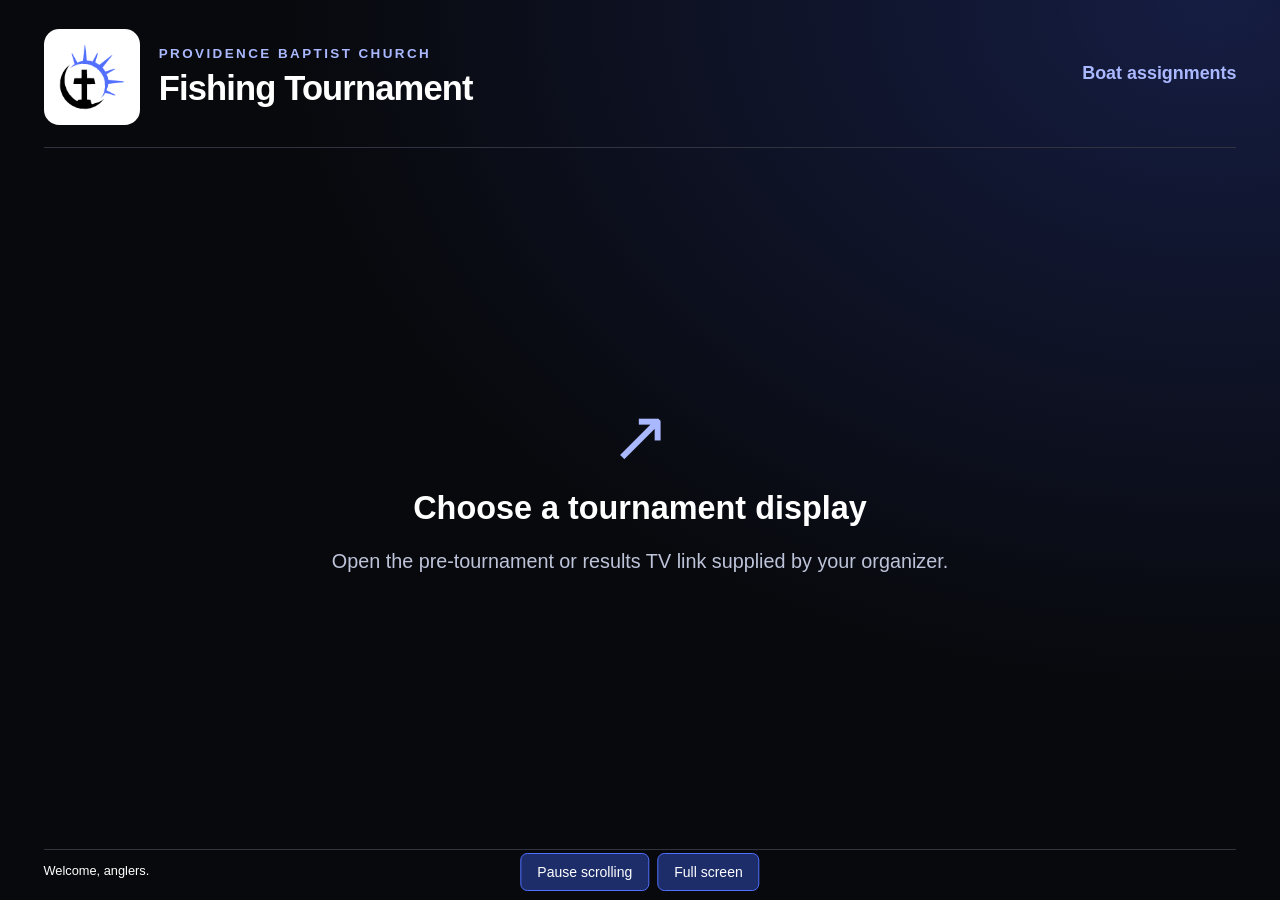
<file: tournament/index.html>
<!doctype html>
<html lang="en">
<head>
  <meta charset="utf-8">
  <meta name="viewport" content="width=device-width, initial-scale=1">
  <meta name="theme-color" content="#071b27">
  <title>PBC Fishing Tournament</title>
  <link rel="icon" type="image/png" href="../prayer-app/icon-192.png">
  <link rel="stylesheet" href="./styles.css?v=pbc-colors-1">
  <script src="./app.js?v=payment-results-1" defer></script>
</head>
<body>
  <div class="screen">
    <header>
      <div class="tournament-brand"><img class="pbc-logo" src="../prayer-app/icon-512.png" alt="Providence Baptist Church logo" width="112" height="112"><div class="brand-copy"><p class="eyebrow">Providence Baptist Church <span id="demo" hidden>Sample preview</span></p><h1 id="title">Fishing Tournament</h1><p id="event-meta" class="event-meta"></p></div></div>
      <div class="heading-right"><p id="mode-label" class="mode-label">Boat assignments</p><p id="summary" class="summary"></p></div>
    </header>
    <main id="main">
      <section id="empty" class="empty" aria-live="polite"><div class="empty-mark" aria-hidden="true">↗</div><h2 id="empty-title">Loading tournament…</h2><p id="empty-text">Please wait while the display updates.</p></section>
      <section id="pre" class="pre" hidden aria-label="Boat assignments">
        <div class="list-heading"><span>Boat</span><span>Angler &amp; partner</span></div>
        <div id="roster-window" class="roster-window"><div id="roster-track"></div></div>
      </section>
      <section id="results" class="results" hidden aria-label="Tournament results">
        <div class="leaderboard"><div class="section-heading"><h2>Top 10 places</h2><span>Final weight · lb</span></div><div class="results-heading"><span>Place</span><span>Team</span><span>Weight</span></div><div id="standings" class="standings"></div></div>
        <aside class="big-fish"><p class="eyebrow">Big fish</p><h2 id="big-fish-weight">—<small>lb</small></h2><div id="big-fish-winners"></div><p class="big-fish-foot">Weight ties break by larger big fish.<br>Exact ties share a place.</p></aside>
      </section>
    </main>
    <footer><p id="message">Welcome, anglers.</p><p id="freshness" role="status">Connecting…</p></footer>
  </div>
  <nav class="controls" aria-label="Display controls"><button id="pause" type="button">Pause scrolling</button><button id="fullscreen" type="button">Full screen</button></nav>
</body>
</html>
</file>
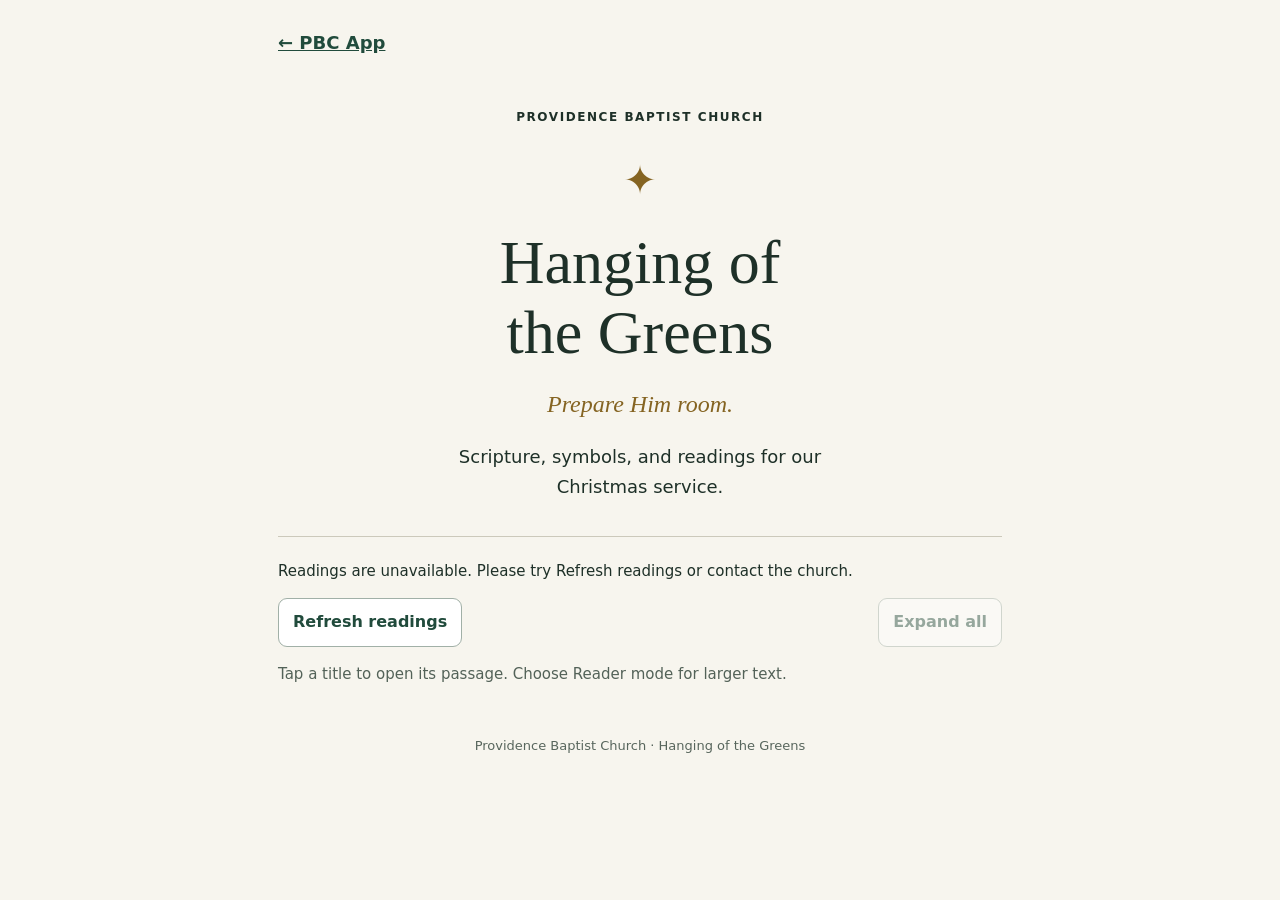
<file: prayer-app/hanging-of-the-greens/index.html>
<!doctype html>
<html lang="en">
<head>
  <meta charset="utf-8">
  <meta name="viewport" content="width=device-width,initial-scale=1">
  <meta name="theme-color" content="#214b3c">
  <title>Hanging of the Greens | PBC</title>
  <link rel="stylesheet" href="styles.css">
  <script src="config.js" defer></script>
  <script src="app.js" defer></script>
</head>
<body>
  <a class="skip" href="#readings">Skip to readings</a>
  <main>
    <a class="back" href="../">← PBC App</a>
    <header>
      <p class="eyebrow">PROVIDENCE BAPTIST CHURCH</p>
      <span class="ornament" aria-hidden="true">✦</span>
      <h1>Hanging of<br>the Greens</h1>
      <p class="intro">Prepare Him room.</p>
      <p>Scripture, symbols, and readings for our Christmas service.</p>
    </header>
    <section class="controls" aria-label="Reading controls">
      <p id="status" role="status">Loading readings…</p>
      <div class="toolbar"><button id="refresh" type="button">Refresh readings</button><button id="expand" type="button" aria-expanded="false" aria-controls="readings">Expand all</button></div>
      <p class="help">Tap a title to open its passage. Choose Reader mode for larger text.</p>
    </section>
    <section id="readings" aria-label="Service readings" tabindex="-1"></section>
    <noscript><p>Please enable JavaScript to view the readings.</p></noscript>
    <footer>Providence Baptist Church · Hanging of the Greens</footer>
  </main>
  <dialog id="reader" aria-labelledby="reader-title">
    <div class="reader-toolbar"><button id="close-reader" type="button">← All readings</button><div role="group" aria-label="Text size"><button id="smaller" type="button" aria-label="Smaller text">A−</button><button id="larger" type="button" aria-label="Larger text">A+</button></div></div>
    <article id="reader-content"><p id="reader-order" class="eyebrow"></p><h1 id="reader-title" tabindex="-1"></h1><p id="reader-name" class="reader-name"></p><div id="reader-reading" class="spoken"></div><aside id="reader-cues" class="cues"></aside></article>
    <nav class="reader-nav" aria-label="Move between readings"><button id="previous" type="button">← Previous</button><button id="next" type="button">Next →</button></nav>
  </dialog>
</body>
</html>
</file>
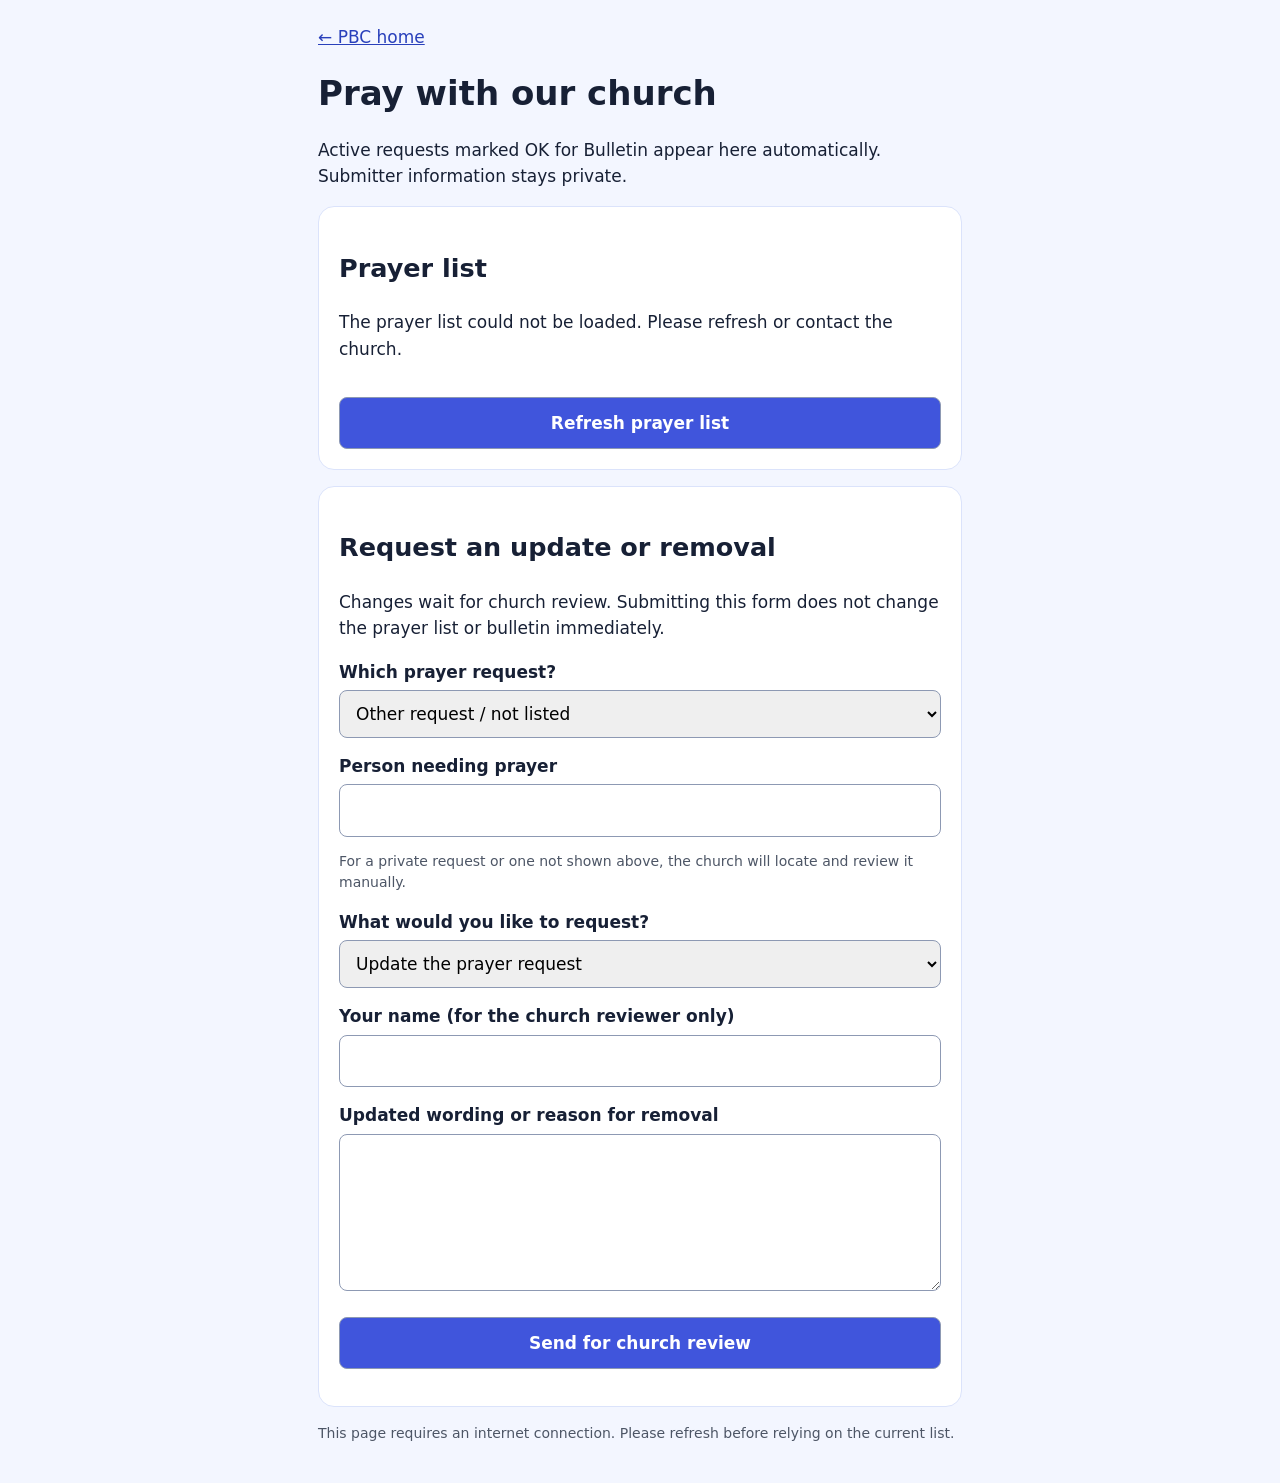
<file: prayer-app/prayers/index.html>
<!doctype html>
<html lang="en"><head><meta charset="utf-8"><meta name="viewport" content="width=device-width,initial-scale=1"><title>Prayer List & Changes | PBC</title>
<style>*{box-sizing:border-box}body{font:17px/1.55 system-ui,sans-serif;color:#172035;background:#f3f6ff;margin:0}main{max-width:680px;margin:auto;padding:24px 18px}h1{line-height:1.2}section,article{background:white;border:1px solid #dbe3fb;border-radius:16px;padding:20px;margin:16px 0}article p{white-space:pre-wrap;overflow-wrap:anywhere}h3{margin:0}a{color:#2940bb}label{display:block;margin:15px 0 5px;font-weight:650}input,textarea,select,button{font:inherit;padding:12px;width:100%;border:1px solid #8d99b3;border-radius:8px}button{background:#4055dc;color:white;font-weight:700;margin-top:18px;cursor:pointer}button:disabled{opacity:.6}button:focus-visible,a:focus-visible,input:focus-visible,textarea:focus-visible,select:focus-visible{outline:3px solid #526eff;outline-offset:3px}.small{font-size:14px;color:#4d5666}[hidden]{display:none!important}.trap{position:absolute;left:-10000px}#status{white-space:pre-wrap}</style></head>
<body><main><a href="https://pbcgodsglory.github.io/church-display/prayer-app/" target="_top">← PBC home</a><h1>Pray with our church</h1>
<p>Active requests marked OK for Bulletin appear here automatically. Submitter information stays private.</p>
<section aria-labelledby="list-title"><h2 id="list-title">Prayer list</h2><p id="list-status" role="status">Loading the current prayer list…</p><div id="prayers"></div><button id="refresh" type="button">Refresh prayer list</button></section>
<section id="changes" aria-labelledby="change-title"><h2 id="change-title">Request an update or removal</h2><p>Changes wait for church review. Submitting this form does not change the prayer list or bulletin immediately.</p>
<form id="change-form"><label for="reference">Which prayer request?</label><select id="reference" required disabled><option value="">Loading…</option></select>
<div id="other-fields" hidden><label for="prayer-for">Person needing prayer</label><input id="prayer-for" maxlength="120"><p class="small">For a private request or one not shown above, the church will locate and review it manually.</p></div>
<label for="action">What would you like to request?</label><select id="action"><option value="Update">Update the prayer request</option><option value="Remove">Remove the prayer request</option></select>
<label for="requested-by">Your name (for the church reviewer only)</label><input id="requested-by" autocomplete="name" maxlength="100" required>
<label for="details">Updated wording or reason for removal</label><textarea id="details" rows="5" maxlength="2000" required></textarea>
<div class="trap" aria-hidden="true"><label for="website">Leave blank</label><input id="website" tabindex="-1" autocomplete="off"></div>
<button id="send" disabled>Send for church review</button><p id="status" role="status" aria-live="polite"></p></form></section>
<p class="small">This page requires an internet connection. Please refresh before relying on the current list.</p></main>
<script src="./transport.js"></script>
<script>
const $=id=>document.getElementById(id); let changeId=crypto.randomUUID();
function choose(){const other=$('reference').value==='other';$('other-fields').hidden=!other;$('prayer-for').required=other;}
$('reference').addEventListener('change',choose);
function load(){
  $('refresh').disabled=true; $('list-status').textContent='Loading the current prayer list…'; $('prayers').replaceChildren();
  PBC_HUB_API.list().then(rows=>{
    const previous=$('reference').value; $('reference').replaceChildren();
    const placeholder=new Option('Choose a prayer request','');$('reference').add(placeholder);
    rows.forEach(row=>{const article=document.createElement('article'),heading=document.createElement('h3'),p=document.createElement('p');heading.textContent=row.name;p.textContent=row.text;article.append(heading,p);$('prayers').append(article);$('reference').add(new Option(row.name+' — '+row.text.slice(0,65),row.id));});
    $('reference').add(new Option('Other request / not listed','other'));
    if(Array.from($('reference').options).some(o=>o.value===previous))$('reference').value=previous;
    $('reference').disabled=false;$('send').disabled=false;choose();
    $('list-status').textContent=rows.length?'Current as of '+new Date().toLocaleString()+'.':'No bulletin-permitted prayer requests are currently available.';$('refresh').disabled=false;
  }).catch(()=>{
    $('list-status').textContent='The prayer list could not be loaded. Please refresh or contact the church.';
    $('reference').replaceChildren(new Option('Other request / not listed','other'));$('reference').disabled=false;$('send').disabled=false;choose();$('refresh').disabled=false;
  });
}
$('refresh').addEventListener('click',load);
$('change-form').addEventListener('submit',e=>{
 e.preventDefault();if(!$('change-form').reportValidity())return;
 $('send').disabled=true;$('status').textContent='Sending your request…';
 const reference=$('reference').value;
 PBC_HUB_API.submit({changeId,reference:reference==='other'?'':reference,prayerFor:$('prayer-for').value,action:$('action').value,requestedBy:$('requested-by').value,details:$('details').value,website:$('website').value}).then(result=>{
  if(!result||result.success!==true){$('status').textContent='Your request was not confirmed. Please try again.';$('send').disabled=false;return;}
  $('change-form').reset();changeId=crypto.randomUUID();choose();$('status').textContent='Your request was received and is waiting for church review. The prayer list has not been changed.';$('send').disabled=false;
 }).catch(error=>{$('status').textContent=error.message||'Unable to confirm your request. Please try again.';$('send').disabled=false;});
});load();
if(location.hash==='#changes')$('changes').scrollIntoView();
</script></body></html>
</file>
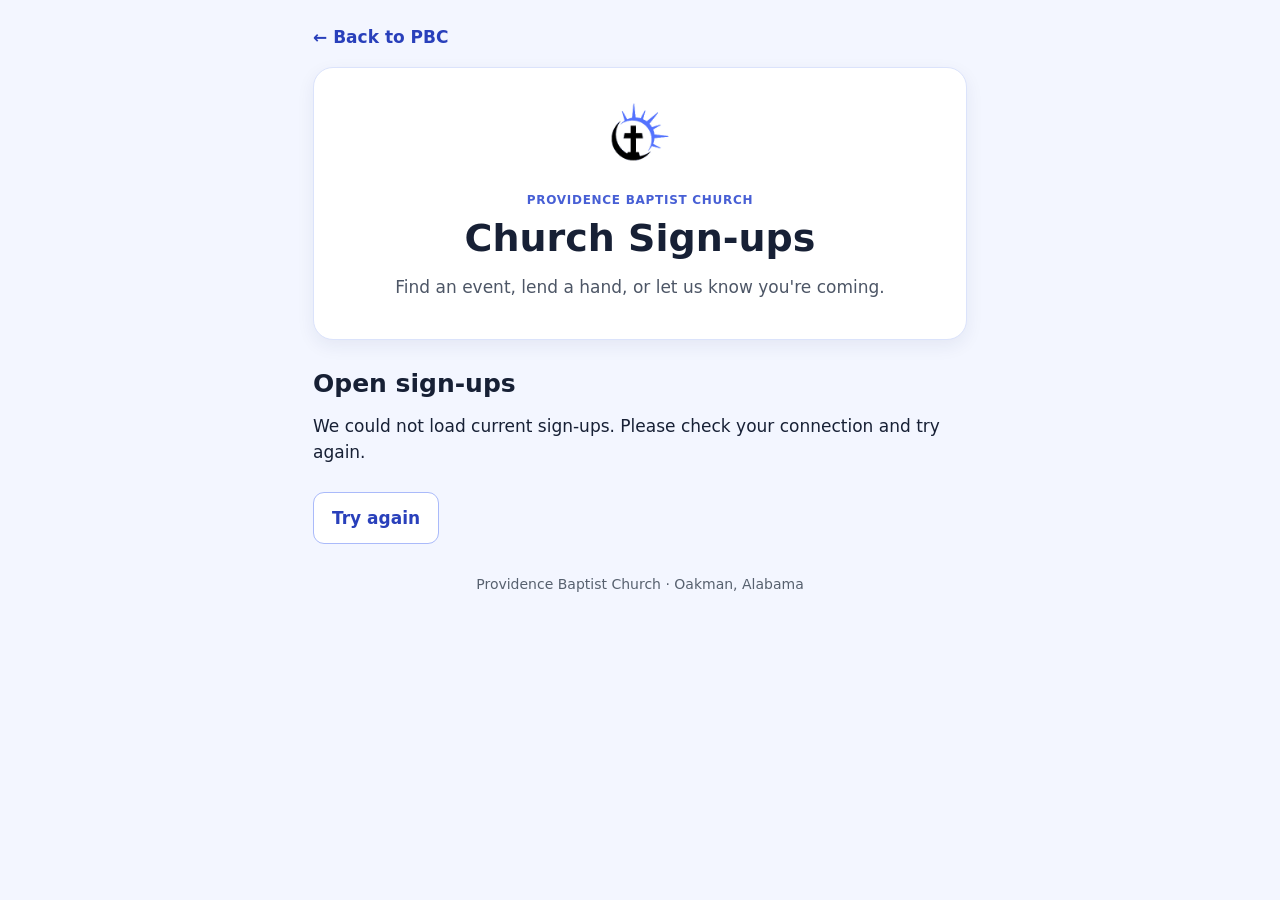
<file: prayer-app/signups/index.html>
<!doctype html>
<html lang="en">
<head>
  <meta charset="utf-8"><meta name="viewport" content="width=device-width,initial-scale=1">
  <meta name="theme-color" content="#526eff"><meta name="description" content="Sign up for events and volunteer opportunities at Providence Baptist Church.">
  <title>Church Sign-ups | Providence Baptist Church</title>
  <link rel="icon" href="../icon-192.png"><link rel="stylesheet" href="./styles.css?v=tithely-1">
  <script src="./transport.js" defer></script><script src="./app.js?v=tithely-1" defer></script>
</head>
<body><main>
  <a class="back" href="../">&#8592; Back to PBC</a>
  <header><img src="../icon-192.png" width="78" height="78" alt="Providence Baptist Church logo"><p class="brand">PROVIDENCE BAPTIST CHURCH</p><h1>Church Sign-ups</h1><p class="muted">Find an event, lend a hand, or let us know you're coming.</p></header>
  <section id="event-list" aria-labelledby="list-heading"><h2 id="list-heading">Open sign-ups</h2><p id="load-status" role="status">Loading current sign-ups…</p><button id="reload" type="button" class="secondary" hidden>Try again</button><div id="events"></div></section>
  <section id="signup" class="card" aria-labelledby="event-title" hidden>
    <button id="all-events" type="button" class="text-button">&#8592; All sign-ups</button>
    <h2 id="event-title" tabindex="-1"></h2><p id="event-when" class="meta"></p><p id="event-where" class="meta"></p><p id="event-details" class="prewrap"></p><p id="event-fee" class="meta" hidden></p><p id="event-deadline" class="small"></p><p id="event-contact" class="small prewrap"></p>
    <form id="signup-form"><fieldset id="signup-fields"><legend>Your sign-up</legend>
      <label for="name">Your name <span class="required">(required)</span></label><input id="name" name="name" autocomplete="name" maxlength="100" required>
      <label for="contact">Phone or email <span class="required">(optional)</span></label><input id="contact" name="contact" autocomplete="off" maxlength="160"><p class="hint">Add it if you’d like the church to contact you about this sign-up.</p>
      <div id="partner-field" hidden><label for="partner">Partner’s name <span class="required">(required)</span></label><input id="partner" name="partner" maxlength="100"><p class="hint">Your boat number is assigned when your registration is received, in first-come order. Names, boat numbers and results may appear on the tournament displays. Contact information stays private.</p></div>
      <section id="choices-field" hidden><h3 id="choices-heading"></h3><p id="choices-hint" class="hint"></p><div id="choices"></div><button id="refresh-choices" class="secondary" type="button">Refresh availability</button></section>
      <div id="number-field" hidden><label id="number-label" for="number"></label><input id="number" name="number" type="number" min="1" max="1000" step="1" inputmode="numeric"></div>
      <div id="item-field" hidden><label id="item-label" for="item"></label><input id="item" name="item" maxlength="300"></div>
      <label for="notes">Notes <span class="required">(optional)</span></label><textarea id="notes" name="notes" rows="3" maxlength="1000"></textarea>
      <div class="honeypot" aria-hidden="true"><label for="website">Leave this field empty</label><input id="website" name="website" tabindex="-1" autocomplete="off"></div>
    </fieldset><p class="small">Your contact information and responses are shared with church organizers, not displayed on this page.</p><button id="submit" type="submit" class="primary">Sign me up</button></form>
    <div id="form-status" role="status" aria-live="polite"></div>
    <section id="payment-step" aria-labelledby="payment-heading" hidden><h3 id="payment-heading">Complete your payment</h3><p>Your sign-up is saved. Use the same name you registered with so the organizer can match your payment.</p><a id="pay-link" class="primary payment-link" target="_blank" rel="noopener noreferrer" referrerpolicy="no-referrer"></a><p class="hint">Opens Tithe.ly in a new tab. Tithe.ly offers an optional processing-fee contribution. The organizer will verify your payment and mark it Paid.</p></section>
    <button id="back-after-success" class="secondary" type="button" hidden>View other sign-ups</button>
  </section>
  <footer class="small">Providence Baptist Church · Oakman, Alabama</footer>
</main></body></html>
</file>
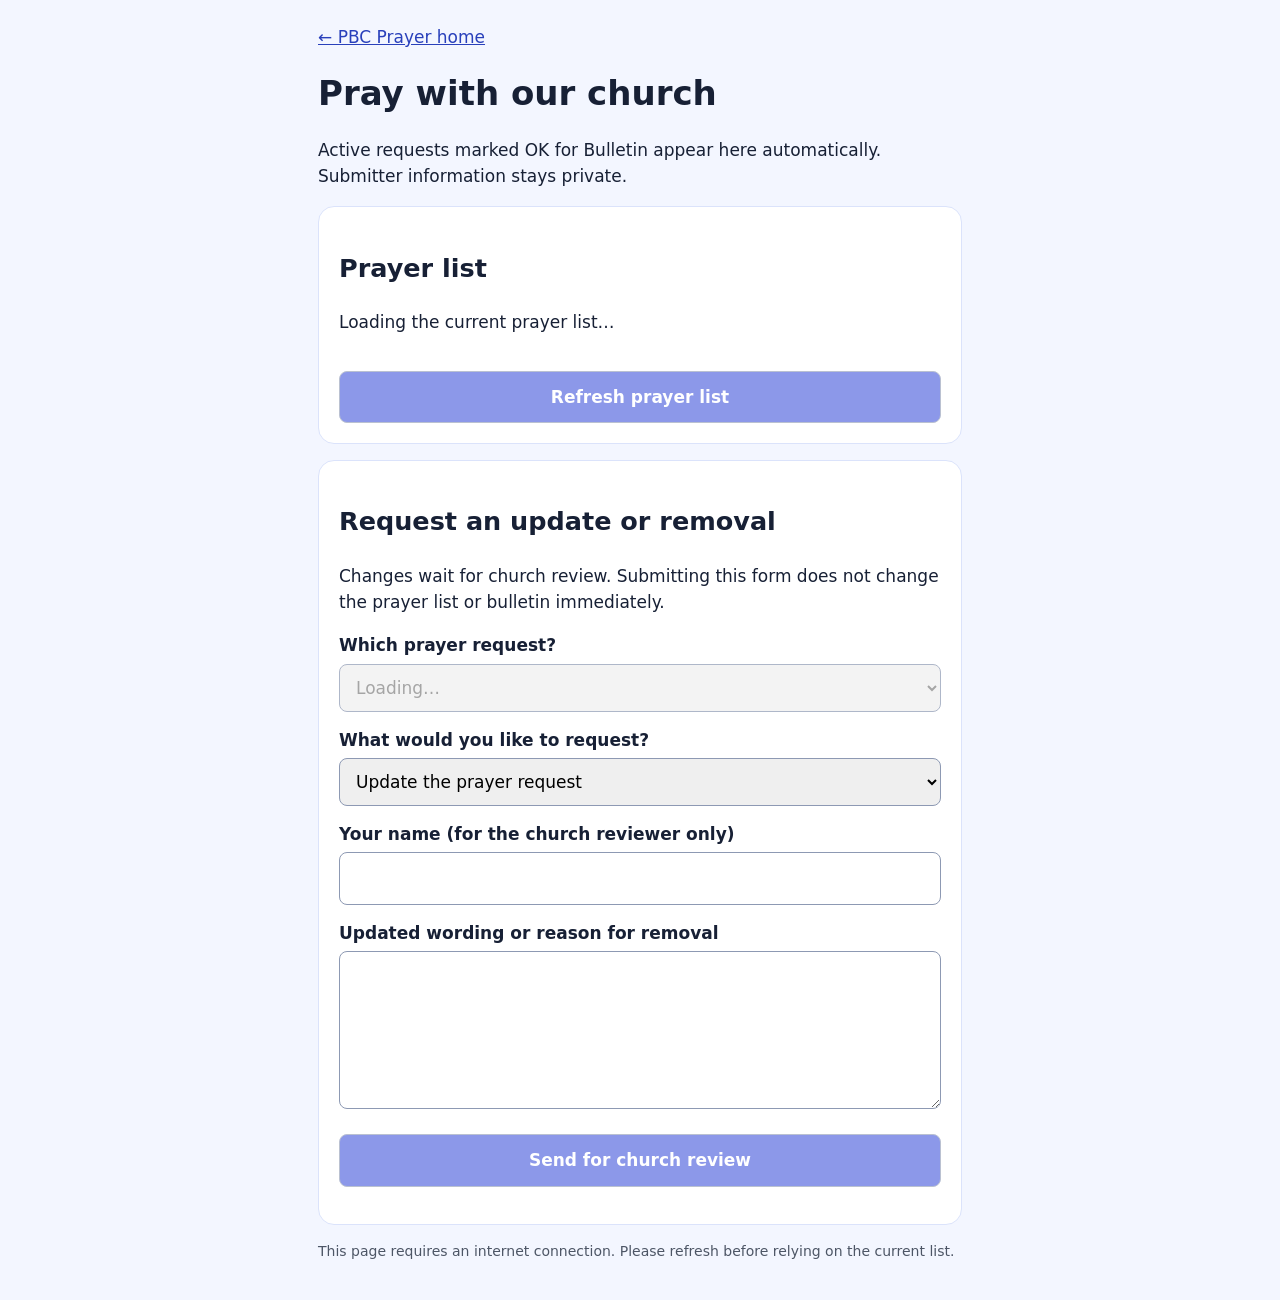
<file: prayer-app/backend/HubPage.html>
<!doctype html>
<html lang="en"><head><meta charset="utf-8"><meta name="viewport" content="width=device-width,initial-scale=1"><title>PBC Prayer List & Changes</title>
<style>*{box-sizing:border-box}body{font:17px/1.55 system-ui,sans-serif;color:#172035;background:#f3f6ff;margin:0}main{max-width:680px;margin:auto;padding:24px 18px}h1{line-height:1.2}section,article{background:white;border:1px solid #dbe3fb;border-radius:16px;padding:20px;margin:16px 0}article p{white-space:pre-wrap;overflow-wrap:anywhere}h3{margin:0}a{color:#2940bb}label{display:block;margin:15px 0 5px;font-weight:650}input,textarea,select,button{font:inherit;padding:12px;width:100%;border:1px solid #8d99b3;border-radius:8px}button{background:#4055dc;color:white;font-weight:700;margin-top:18px;cursor:pointer}button:disabled{opacity:.6}button:focus-visible,a:focus-visible,input:focus-visible,textarea:focus-visible,select:focus-visible{outline:3px solid #526eff;outline-offset:3px}.small{font-size:14px;color:#4d5666}[hidden]{display:none!important}.trap{position:absolute;left:-10000px}#status{white-space:pre-wrap}</style></head>
<body><main><a href="https://pbcgodsglory.github.io/church-display/prayer-app/" target="_top">← PBC Prayer home</a><h1>Pray with our church</h1>
<p>Active requests marked OK for Bulletin appear here automatically. Submitter information stays private.</p>
<section aria-labelledby="list-title"><h2 id="list-title">Prayer list</h2><p id="list-status" role="status">Loading the current prayer list…</p><div id="prayers"></div><button id="refresh" type="button">Refresh prayer list</button></section>
<section id="changes" aria-labelledby="change-title"><h2 id="change-title">Request an update or removal</h2><p>Changes wait for church review. Submitting this form does not change the prayer list or bulletin immediately.</p>
<form id="change-form"><label for="reference">Which prayer request?</label><select id="reference" required disabled><option value="">Loading…</option></select>
<div id="other-fields" hidden><label for="prayer-for">Person needing prayer</label><input id="prayer-for" maxlength="120"><p class="small">For a private request or one not shown above, the church will locate and review it manually.</p></div>
<label for="action">What would you like to request?</label><select id="action"><option value="Update">Update the prayer request</option><option value="Remove">Remove the prayer request</option></select>
<label for="requested-by">Your name (for the church reviewer only)</label><input id="requested-by" autocomplete="name" maxlength="100" required>
<label for="details">Updated wording or reason for removal</label><textarea id="details" rows="5" maxlength="2000" required></textarea>
<div class="trap" aria-hidden="true"><label for="website">Leave blank</label><input id="website" tabindex="-1" autocomplete="off"></div>
<button id="send" disabled>Send for church review</button><p id="status" role="status" aria-live="polite"></p></form></section>
<p class="small">This page requires an internet connection. Please refresh before relying on the current list.</p></main>
<script>
const $=id=>document.getElementById(id); let changeId=crypto.randomUUID();
function choose(){const other=$('reference').value==='other';$('other-fields').hidden=!other;$('prayer-for').required=other;}
$('reference').addEventListener('change',choose);
function load(){
  $('refresh').disabled=true; $('list-status').textContent='Loading the current prayer list…'; $('prayers').replaceChildren();
  google.script.run.withSuccessHandler(rows=>{
    const previous=$('reference').value; $('reference').replaceChildren();
    const placeholder=new Option('Choose a prayer request','');$('reference').add(placeholder);
    rows.forEach(row=>{const article=document.createElement('article'),heading=document.createElement('h3'),p=document.createElement('p');heading.textContent=row.name;p.textContent=row.text;article.append(heading,p);$('prayers').append(article);$('reference').add(new Option(row.name+' — '+row.text.slice(0,65),row.id));});
    $('reference').add(new Option('Other request / not listed','other'));
    if(Array.from($('reference').options).some(o=>o.value===previous))$('reference').value=previous;
    $('reference').disabled=false;$('send').disabled=false;choose();
    $('list-status').textContent=rows.length?'Current as of '+new Date().toLocaleString()+'.':'No bulletin-permitted prayer requests are currently available.';$('refresh').disabled=false;
  }).withFailureHandler(()=>{
    $('list-status').textContent='The prayer list could not be loaded. Please refresh or contact the church.';
    $('reference').replaceChildren(new Option('Other request / not listed','other'));$('reference').disabled=false;$('send').disabled=false;choose();$('refresh').disabled=false;
  }).getHubPrayers();
}
$('refresh').addEventListener('click',load);
$('change-form').addEventListener('submit',e=>{
 e.preventDefault();if(!$('change-form').reportValidity())return;
 $('send').disabled=true;$('status').textContent='Sending your request…';
 const reference=$('reference').value;
 google.script.run.withSuccessHandler(result=>{
  if(!result||result.success!==true){$('status').textContent='Your request was not confirmed. Please try again.';$('send').disabled=false;return;}
  $('change-form').reset();changeId=crypto.randomUUID();choose();$('status').textContent='Your request was received and is waiting for church review. The prayer list has not been changed.';$('send').disabled=false;
 }).withFailureHandler(error=>{$('status').textContent=error.message||'Unable to confirm your request. Please try again.';$('send').disabled=false;}).submitHubChange({changeId,reference:reference==='other'?'':reference,prayerFor:$('prayer-for').value,action:$('action').value,requestedBy:$('requested-by').value,details:$('details').value,website:$('website').value});
});load();
</script></body></html>
</file>
<file: tournament/styles.css>
:root{color-scheme:dark;font-family:Arial,Helvetica,sans-serif;background:#08090c;color:#fff;font-synthesis:none;--brand-blue:#526fff;--accent:#aab9ff;--muted:#bdc3d9}
*{box-sizing:border-box}body{margin:0}[hidden]{display:none!important}.screen{height:100svh;display:flex;flex-direction:column;padding:3.2vh 3.4vw 2.4vh;background:radial-gradient(ellipse at 95% 0,#151d42 0,transparent 55%),#08090c}header{display:flex;justify-content:space-between;gap:3vw;align-items:center;padding-bottom:2.5vh;border-bottom:1px solid #313440}.eyebrow{font-size:clamp(12px,1.05vw,22px);letter-spacing:.18em;text-transform:uppercase;color:var(--accent);font-weight:700;margin:0 0 1vh}#demo{display:inline-block;background:var(--brand-blue);color:#08090c;padding:.35em .7em;border-radius:4px;margin-left:1em;letter-spacing:.06em}h1{font-size:clamp(25px,2.7vw,58px);line-height:1.08;letter-spacing:-.025em;margin:0}.event-meta{font-size:clamp(13px,1.15vw,25px);color:var(--muted);margin:1vh 0 0}.event-meta:empty{display:none}.heading-right{text-align:right;flex-shrink:0}.mode-label{margin:0;color:var(--accent);font-size:clamp(15px,1.4vw,30px);font-weight:700}.summary{font-size:clamp(12px,1vw,23px);color:var(--muted);margin:.8vh 0 0}main{flex:1;min-height:0;display:flex;padding-top:2vh}.empty{margin:auto;text-align:center;max-width:60vw;color:var(--muted)}.empty-mark{font-size:8vh;color:var(--accent);line-height:1}.empty h2{font-size:3.6vh;color:#fff;margin:2vh 0}.empty p{font-size:2.2vh;line-height:1.5}.pre{display:flex;flex-direction:column;width:100%;min-height:0}.list-heading,.roster-row{display:grid;grid-template-columns:13vw 1fr;gap:2vw;align-items:center}.list-heading,.results-heading{text-transform:uppercase;letter-spacing:.12em;color:var(--muted);font-size:clamp(12px,1vw,21px);padding:0 1.2vw 1.4vh}.roster-window{flex:1;min-height:0;overflow:hidden;position:relative;mask-image:linear-gradient(to bottom,#000 0%,#000 93%,transparent 100%)}#roster-track{will-change:transform}.roster-row{padding:1.5vh 1.2vw;border-top:1px solid #292c38;min-height:10vh}.boat-number{font-size:clamp(36px,4.4vw,92px);font-weight:800;color:var(--brand-blue);line-height:1;letter-spacing:-.05em}.boat-number small{font-size:.35em;letter-spacing:0;color:var(--muted);vertical-align:middle;margin-right:.35em}.team-names{font-size:clamp(22px,2.5vw,54px);font-weight:700;line-height:1.17}.partner{color:var(--muted);font-size:.8em;font-weight:400;margin-top:.25em}.results{width:100%;min-height:0;display:grid;grid-template-columns:minmax(0,1fr) 27%;gap:2.5vw}.leaderboard{min-height:0;display:flex;flex-direction:column}.section-heading{display:flex;justify-content:space-between;align-items:center;margin-bottom:1.8vh}.section-heading h2{font-size:clamp(20px,1.75vw,38px);margin:0}.section-heading>span{color:var(--muted);font-size:clamp(12px,1vw,21px)}.results-heading,.result-row{display:grid;grid-template-columns:4.5vw 1fr 7vw;gap:1.2vw;align-items:center}.results-heading{padding:0 .8vw 1.2vh}.results-heading span:last-child{text-align:right}.standings{flex:1;min-height:0;display:grid;grid-template-rows:repeat(var(--rows,10),minmax(0,1fr));font-size:clamp(15px,1.45vw,31px)}.result-row{padding:.5vh .8vw;border-top:1px solid #292c38;min-height:0}.place{color:var(--muted);font-size:1.1em;font-weight:700}.result-row:first-child{background:#1c2d6a;border-radius:6px;color:#fff;border-top-color:transparent}.result-row:first-child .place{color:var(--accent)}.result-name{font-weight:700;line-height:1.12}.result-partner{color:var(--muted);font-size:.72em;font-weight:400;margin-top:.15em}.weight{font-variant-numeric:tabular-nums;font-size:1.1em;font-weight:700;text-align:right;letter-spacing:-.03em}.big-fish{background:linear-gradient(160deg,#263b90,#18244f);border:1px solid #526fff;border-radius:12px;padding:3vh 2vw;display:flex;flex-direction:column;align-items:flex-start;justify-content:center;min-height:0}.big-fish>.eyebrow{color:var(--accent);font-size:clamp(16px,1.25vw,28px)}.big-fish h2{color:#fff;font-size:clamp(44px,6.6vw,142px);line-height:1;margin:2vh 0 3vh;letter-spacing:-.07em}.big-fish h2 small{font-size:.2em;letter-spacing:0;margin-left:.4em;color:var(--muted)}.big-winner{font-size:clamp(19px,1.6vw,36px);font-weight:700;line-height:1.2;margin-bottom:1.8vh}.big-winner .boat{font-size:.7em;color:var(--accent);display:block;margin-bottom:.7vh}.big-winner .partner{font-size:.85em}.big-fish-foot{font-size:clamp(11px,.85vw,19px);color:var(--muted);line-height:1.5;margin:3vh 0 0}footer{display:flex;gap:2vw;justify-content:space-between;align-items:center;border-top:1px solid #313440;padding-top:1.5vh;margin-top:2vh;font-size:clamp(12px,1vw,22px);color:var(--muted)}footer p{margin:0}#message{color:#fff;max-width:70%}#freshness{text-align:right;flex-shrink:0}.stale{color:#fff!important;font-weight:700}.controls{position:fixed;bottom:1vh;left:50%;transform:translateX(-50%);display:flex;gap:8px;opacity:0;transition:opacity .2s}.controls:hover,.controls:focus-within,body.show-controls .controls{opacity:1}.controls button{background:#1c2d6a;color:white;border:1px solid #526fff;padding:10px 16px;border-radius:7px;font-size:14px;cursor:pointer}.controls button:focus-visible{outline:3px solid var(--accent)}
@media(max-width:700px){.screen{padding:20px 18px;height:100svh}header{align-items:flex-start}.eyebrow{font-size:10px;letter-spacing:.09em}#demo{display:block;margin:8px 0 0;width:max-content}h1{font-size:24px}.heading-right{max-width:100px}.mode-label{font-size:13px}.event-meta{font-size:12px}.list-heading,.roster-row{grid-template-columns:65px 1fr;gap:14px}.boat-number{font-size:38px}.team-names{font-size:22px}.results{grid-template-columns:minmax(0,1fr);grid-template-rows:minmax(0,1fr) 130px;gap:12px}.results-heading,.result-row{grid-template-columns:32px 1fr 55px;gap:8px}.standings{font-size:14px}.section-heading{margin-bottom:12px}.section-heading h2{font-size:18px}.section-heading>span{font-size:10px}.big-fish{position:relative;padding:14px;display:grid;grid-template-columns:100px 1fr;gap:8px}.big-fish>.eyebrow{font-size:12px;grid-column:1;margin:0}.big-fish h2{grid-column:1;font-size:40px;margin:0;grid-row:2}.big-fish #big-fish-winners{grid-column:2;grid-row:1/3}.big-winner{font-size:16px;margin:0}.big-fish-foot{display:none}footer{font-size:10px;gap:8px}.empty{max-width:90%}.empty h2{font-size:23px}.empty p{font-size:16px}}
@media(prefers-reduced-motion:reduce){*{scroll-behavior:auto!important}.controls{transition:none}}
.tournament-brand{display:flex;align-items:center;gap:clamp(14px,1.5vw,30px);min-width:0}.brand-copy{min-width:0}.pbc-logo{display:block;flex-shrink:0;width:clamp(68px,7.5vw,112px);height:auto;aspect-ratio:1;object-fit:contain;background:#fff;border-radius:16%;padding:4px}
@media(max-width:700px){.tournament-brand{gap:10px}.pbc-logo{width:48px;padding:2px}.brand-copy h1{font-size:20px}}
</file>
<file: prayer-app/hanging-of-the-greens/styles.css>
:root{color-scheme:light;--green:#214b3c;--ink:#1e3028;--paper:#f7f5ee;--gold:#856422}
*{box-sizing:border-box}body{margin:0;background:var(--paper);color:var(--ink);font:18px/1.65 system-ui,-apple-system,"Segoe UI",sans-serif}main{max-width:760px;margin:auto;padding:20px 18px 40px}a{color:var(--green)}.back{display:inline-block;padding:8px 0;font-weight:650}header{position:relative;text-align:center;padding:30px 18px 34px;border-bottom:1px solid #ccc9bb}h1{font:normal clamp(38px,8vw,62px)/1.12 Georgia,serif;margin:15px 0 20px;overflow-wrap:anywhere}.eyebrow{font-size:12px;letter-spacing:.13em;font-weight:750}.ornament{display:block;color:var(--gold);font-size:40px;margin:20px 0 0}.intro{font:italic 24px Georgia,serif;color:var(--gold)}header p:last-child{max-width:420px;margin:18px auto 0}.controls{padding:22px 0}#status{font-size:15px;margin:0 0 15px}.toolbar,.reader-toolbar,.reader-nav{display:flex;gap:10px;flex-wrap:wrap;justify-content:space-between}button{min-height:48px;font:inherit;font-size:16px;font-weight:650;padding:10px 14px;background:#fff;border:1px solid #a1b0a7;border-radius:9px;color:var(--green);cursor:pointer}button:hover{background:#edf2ed}button:disabled{opacity:.45;cursor:default}button:focus-visible,a:focus-visible,summary:focus-visible,[tabindex]:focus-visible{outline:3px solid #926513;outline-offset:4px}.help{font-size:15px;color:#536258;margin-bottom:0}details{background:#fff;border:1px solid #d9ded6;border-radius:12px;margin-bottom:12px;overflow:hidden}summary{cursor:pointer;padding:18px;line-height:1.4;list-style:none;display:grid;grid-template-columns:32px 1fr 20px;gap:10px;align-items:start}summary::-webkit-details-marker{display:none}summary:after{content:'+';font-size:24px;line-height:1}details[open]>summary:after{content:'−'}.number{color:var(--gold);font-size:14px;padding-top:4px}.section-title{font-size:20px;font-weight:700;overflow-wrap:anywhere}.assignment{display:block;font-size:14px;font-weight:400;color:#576459;margin-top:5px}.section-body{padding:0 20px 22px}.section-body>button{margin:0 0 10px;background:var(--green);color:white;border-color:var(--green)}.spoken{overflow-wrap:anywhere;white-space:pre-wrap}.spoken p{margin:18px 0}.speaker{font-weight:750}.cues{background:#faf3df;border-left:4px solid #93712d;padding:14px 16px;font-size:16px;margin:24px 0 0;color:#59451c;white-space:pre-wrap;overflow-wrap:anywhere}.cues h2{font:700 15px/1.5 system-ui;margin:0 0 6px}.cues p{margin:0}.cue-position{font-size:14px;font-style:italic;margin-bottom:8px!important}footer{text-align:center;font-size:13px;padding-top:26px;color:#58665d}.skip{position:fixed;top:-100px;background:white;padding:12px;z-index:5}.skip:focus{top:0}dialog{max-width:none;width:100%;height:100%;max-height:100%;border:0;padding:0;background:var(--paper);color:var(--ink)}dialog::backdrop{background:#16251ccc}.reader-toolbar{position:sticky;top:0;z-index:1;background:var(--paper);padding:12px 18px;border-bottom:1px solid #d1d7ce}.reader-toolbar>div{display:flex;gap:8px}#reader-content{max-width:780px;margin:auto;padding:24px 22px 35px}#reader-content h1{font-size:clamp(32px,7vw,48px)}#reader-reading{font-family:Georgia,serif;font-size:var(--reader-size,28px);line-height:1.7}.reader-name{color:#4d6053;font-size:18px}.reader-nav{max-width:780px;margin:auto;padding:0 22px 35px}body.reading{overflow:hidden}[hidden]{display:none!important}@media(max-width:380px){main{padding-inline:12px}summary{padding:16px 12px;gap:6px}.section-body{padding-inline:16px}.reader-toolbar{padding:10px;gap:6px}.reader-toolbar button{padding-inline:10px}}@media print{.back,.controls,.reader-toolbar,.reader-nav,footer,.section-body>button{display:none}details{break-inside:avoid}dialog[open]{position:static;height:auto}body.reading main{display:none}}
</file>
<file: prayer-app/signups/styles.css>
:root{color-scheme:light;--accent:#526eff;--ink:#172035}*{box-sizing:border-box}[hidden]{display:none!important}body{font:17px/1.55 system-ui,-apple-system,"Segoe UI",sans-serif;margin:0;background:#f3f6ff;color:var(--ink)}main{max-width:690px;margin:24px auto;padding:0 18px 36px}header{text-align:center;padding:25px 22px;background:white;border:1px solid #dbe3fb;border-radius:20px;box-shadow:0 6px 18px #202c6012}header img{object-fit:contain;border-radius:18px}.brand{font-size:12px;letter-spacing:.06em;font-weight:750;color:#475fd5;margin:12px 0 0}h1{font-size:clamp(30px,7vw,38px);line-height:1.15;margin:8px 0 13px}h2{font-size:25px;line-height:1.3;margin:0 0 12px}h3{font-size:23px;line-height:1.3;margin:0 0 12px}p{margin:8px 0 14px}.muted{color:#4d5666}.back{display:inline-block;margin-bottom:17px;color:#2940bb;text-decoration:none;font-weight:650}.card{padding:24px;background:white;border:1px solid #dbe3fb;border-radius:18px;margin:16px 0}#event-list{margin-top:28px}#events .card{border-top:4px solid var(--accent)}.meta{font-weight:650;overflow-wrap:anywhere}.prewrap{white-space:pre-wrap;overflow-wrap:anywhere}.small,.hint,.required{font-size:14px;color:#57616f}.hint{margin-top:5px}.required{font-weight:400}button,input,textarea{font:inherit}button{cursor:pointer;border-radius:11px;min-height:48px;padding:12px 18px;font-weight:700}button:disabled{cursor:wait;opacity:.7}.primary{background:var(--accent);color:white;border:1px solid var(--accent);width:100%}.primary:hover{background:#4055dc}.secondary{background:#fff;color:#2940bb;border:1px solid #aabafa;margin-top:12px}.text-button{min-height:40px;border:0;background:transparent;color:#2940bb;padding:0 0 15px;text-align:left}a:focus-visible,button:focus-visible,input:focus-visible,textarea:focus-visible{outline:3px solid #233bb5;outline-offset:3px}fieldset{border:0;margin:25px 0 0;padding:0}legend{font-size:21px;font-weight:750;margin-bottom:5px}label{display:block;font-weight:650;margin-top:18px;margin-bottom:7px}input,textarea{display:block;width:100%;border:1px solid #aebbd3;border-radius:9px;padding:12px;background:#fff;color:var(--ink)}textarea{resize:vertical}input:disabled,textarea:disabled{background:#f5f6fa}.honeypot{position:absolute;left:-10000px;width:1px;height:1px;overflow:hidden}#form-status{margin-top:18px;white-space:pre-wrap}#form-status.error{color:#9c2828}#form-status.success{color:#205c3c;font-size:19px;font-weight:650}footer{text-align:center;margin-top:30px}@media(max-width:420px){main{padding:0 13px}.card{padding:20px 16px}}

#choices-field{margin-top:25px}#choices-heading{font-size:21px}.choice{border:1px solid #dbe3fb;border-radius:12px;padding:14px;margin:12px 0}.choice label{margin:0 0 5px}.choice p{margin:4px 0 10px}.choice input[type=number]{max-width:120px}.choice input[type=checkbox]{display:inline-block;width:22px;height:22px;margin:0 10px 0 0;vertical-align:middle;accent-color:var(--accent)}
#payment-step{margin-top:22px;padding-top:20px;border-top:1px solid #dbe3fb}#payment-heading{font-size:21px}.payment-link{display:block;text-align:center;text-decoration:none;border-radius:11px;min-height:48px;padding:12px 18px;font-weight:700}
</file>
